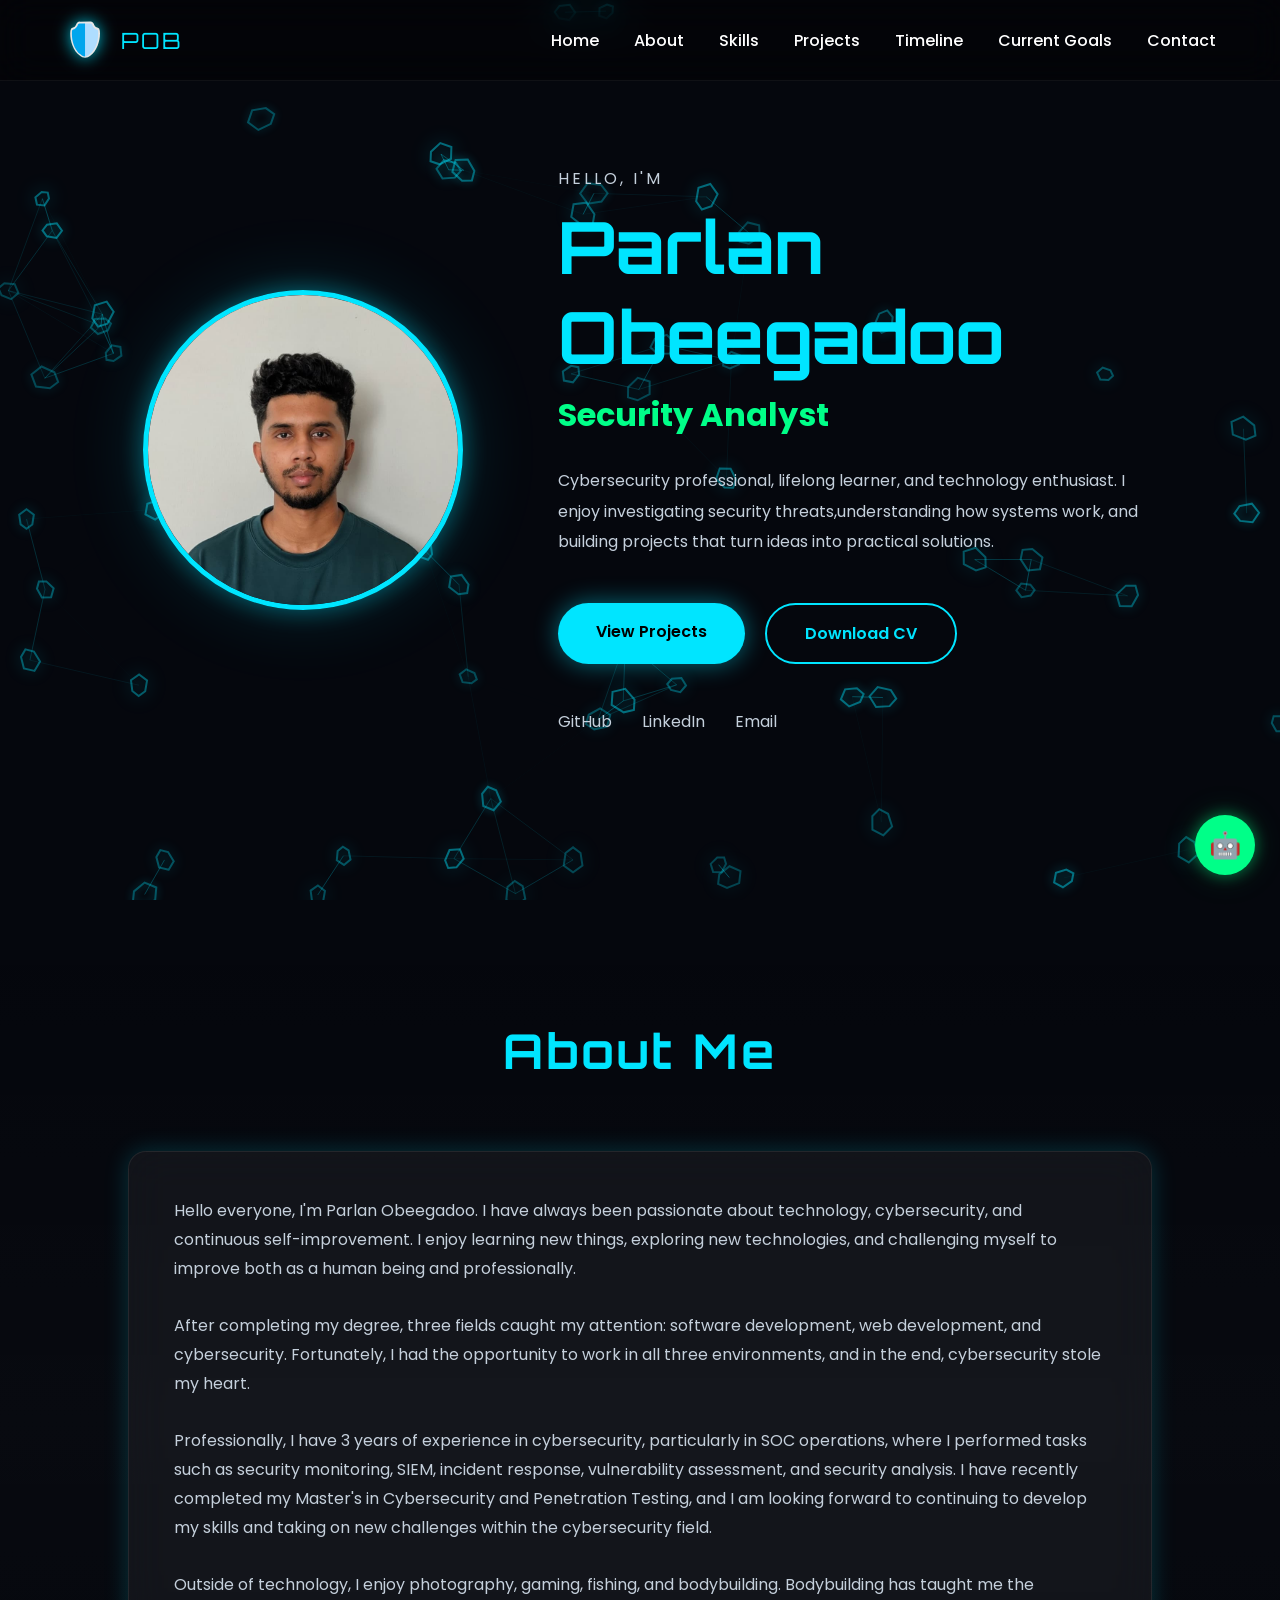
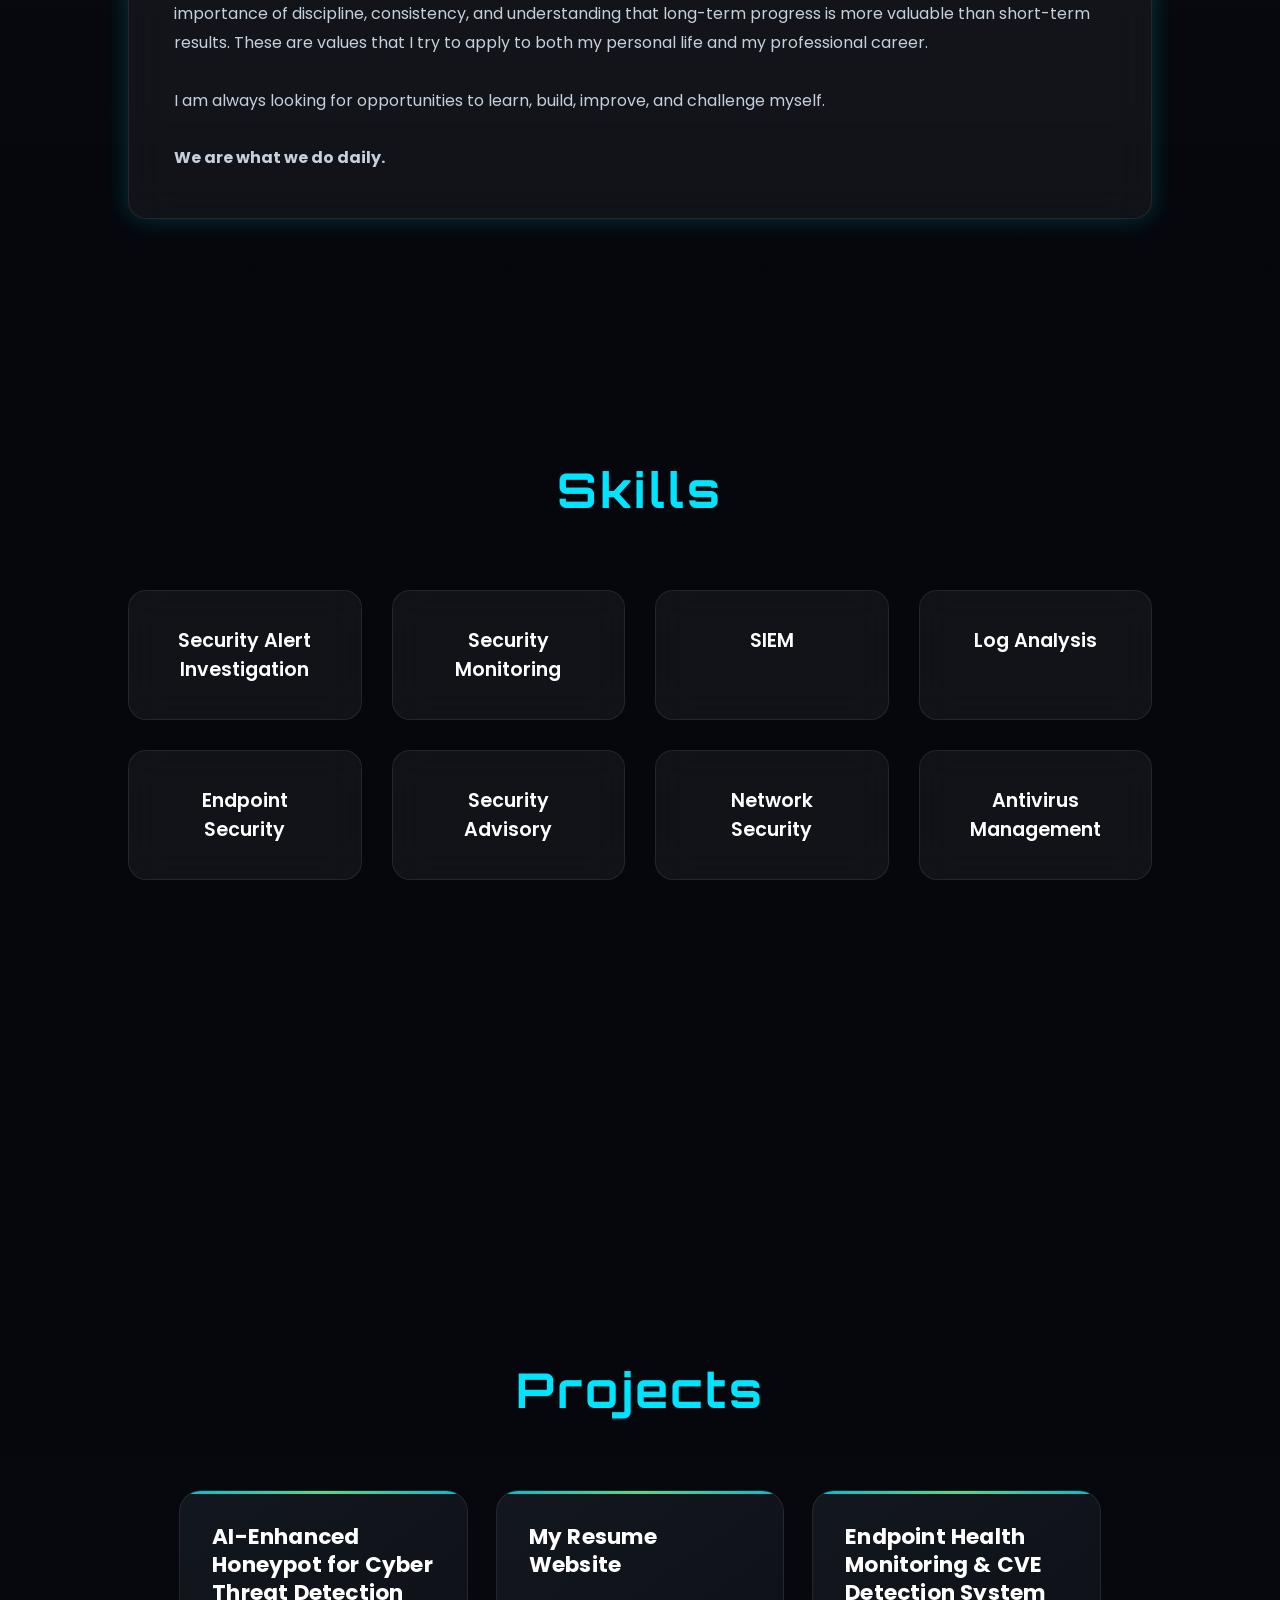
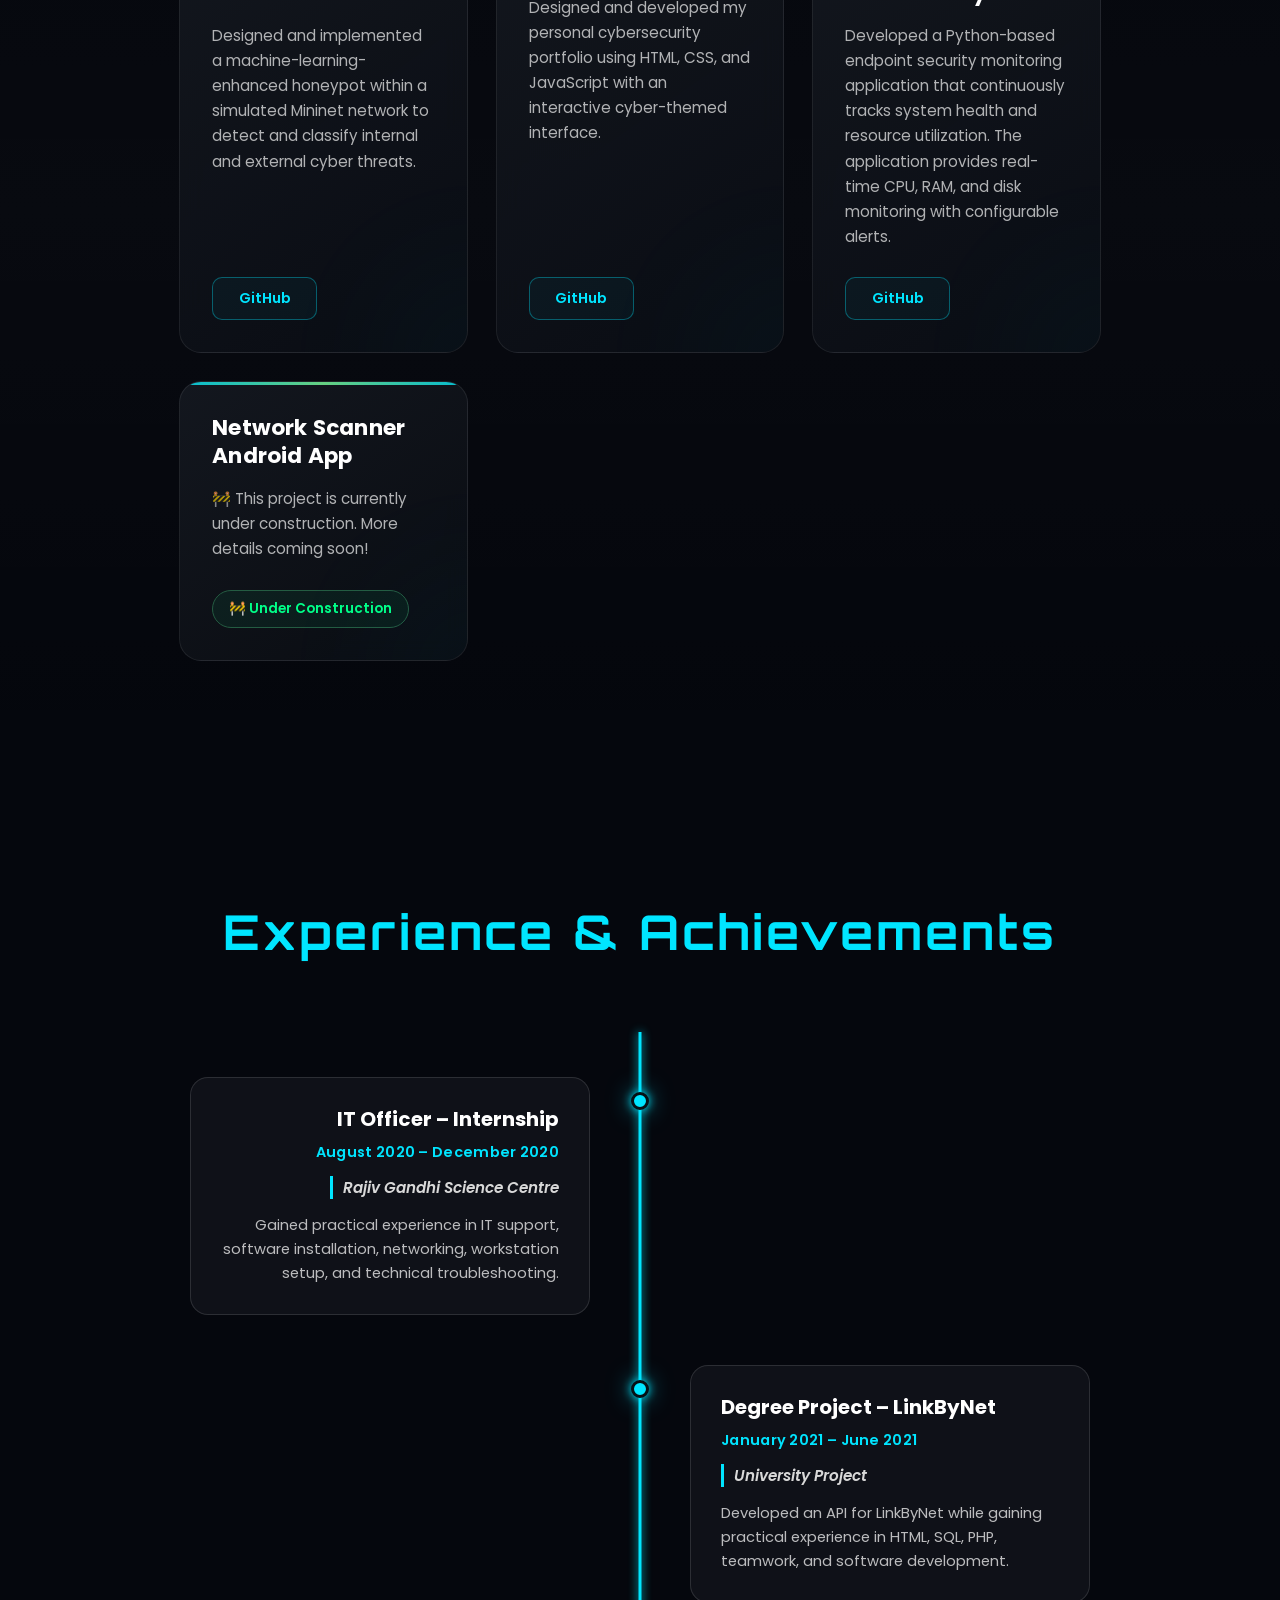
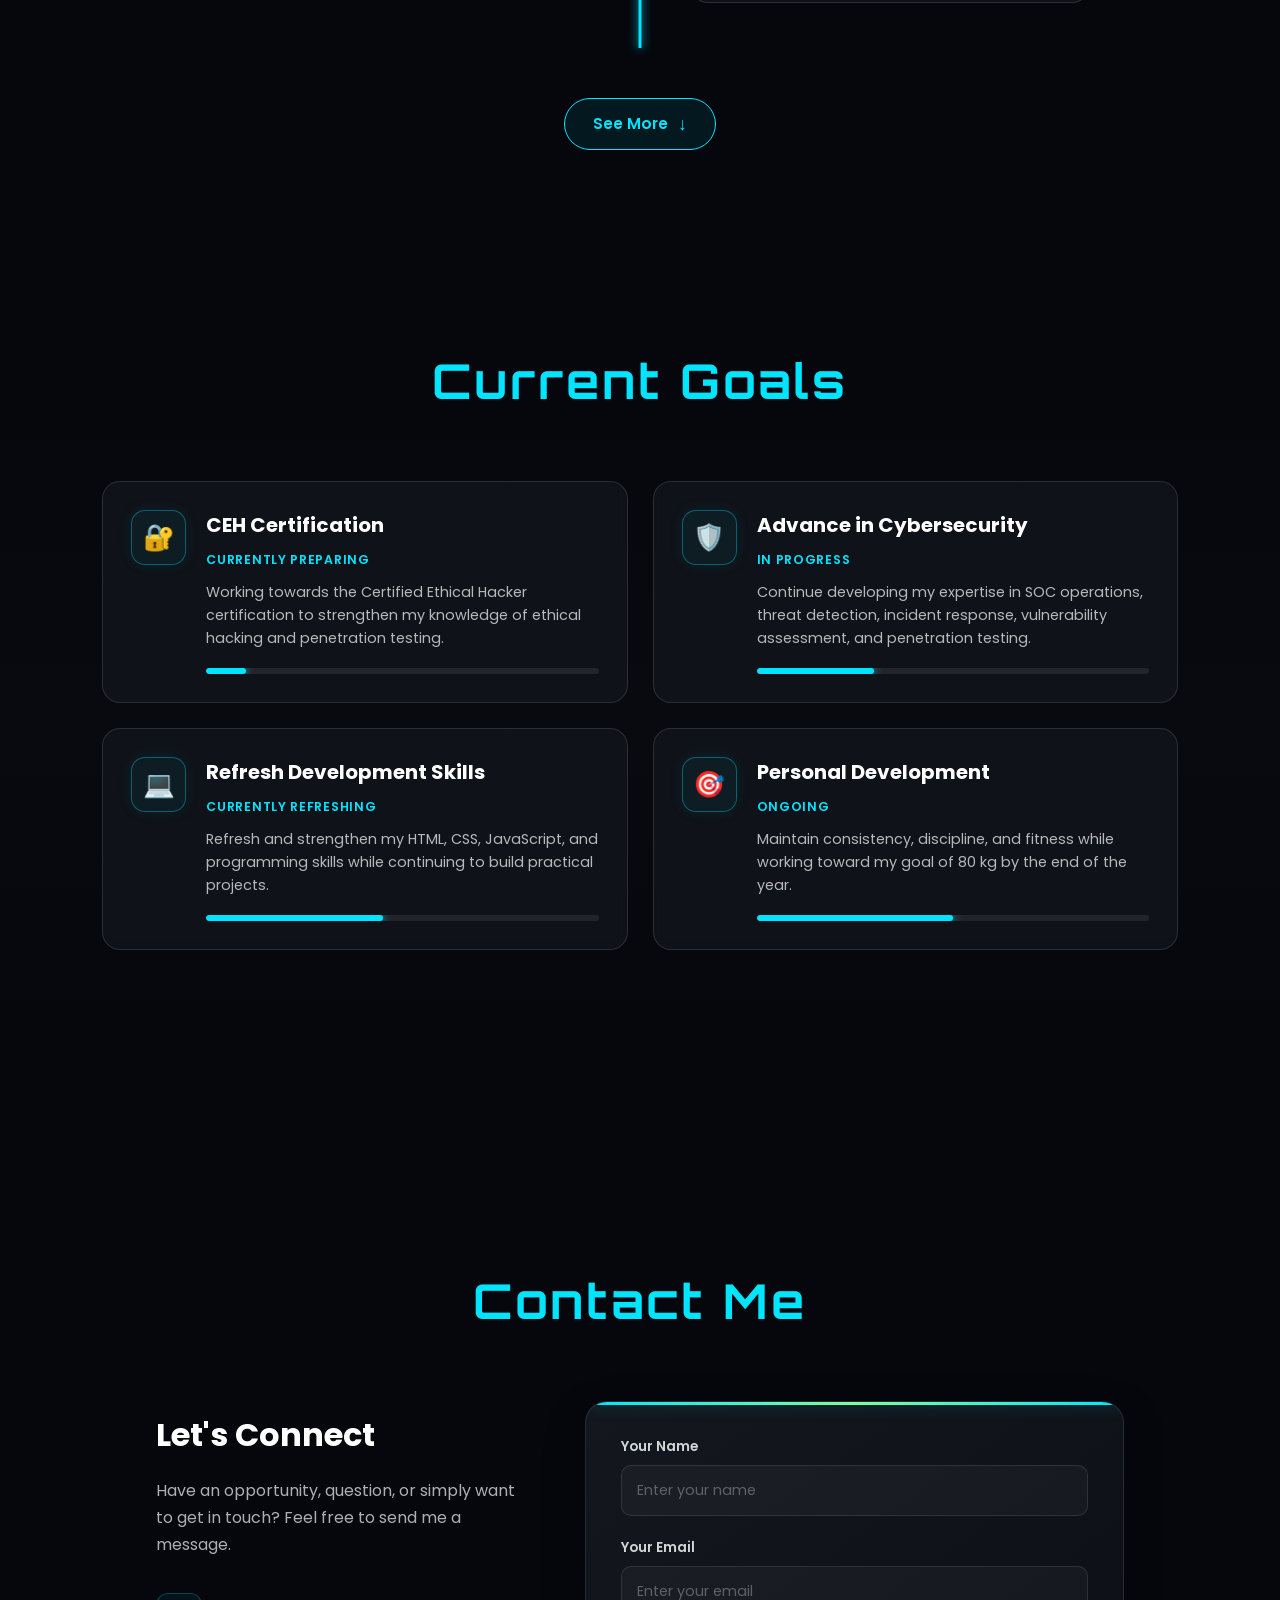
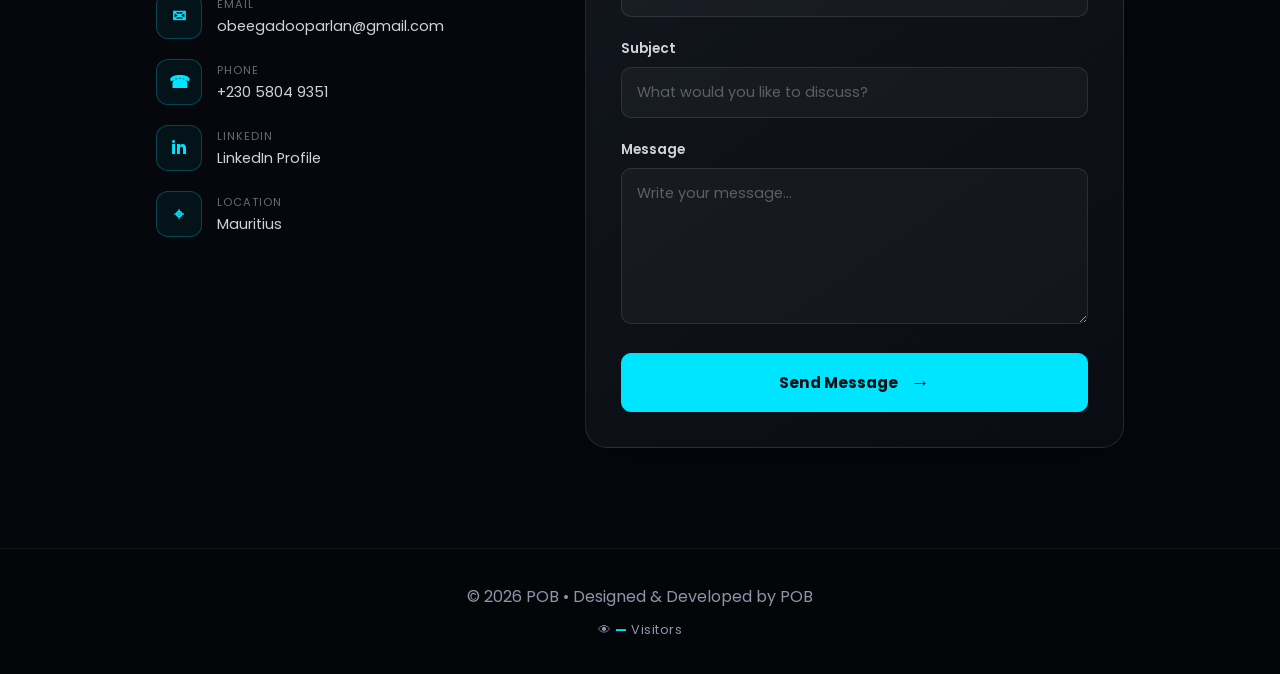
<file: index.html>
<!DOCTYPE html>
<html lang="en">

<head>

    <!-- =========================================
         META
    ========================================== -->

    <meta charset="UTF-8">
    <meta name="viewport" content="width=device-width, initial-scale=1.0">

    <title>POB | Cybersecurity Portfolio</title>

    <link rel="icon" type="image/svg+xml" href="assets/images/favicon.svg">

    <meta name="description"
        content="Cybersecurity Student | Developer | Portfolio">

    <meta name="author" content="Rylan">

    <!-- =========================================
         GOOGLE FONTS
    ========================================== -->

    <link rel="preconnect" href="https://fonts.googleapis.com">

    <link rel="preconnect"
        href="https://fonts.gstatic.com"
        crossorigin>

    <link href="https://fonts.googleapis.com/css2?family=Orbitron:wght@400;500;600;700&family=Poppins:wght@300;400;500;600;700&display=swap"
        rel="stylesheet">

    <!-- =========================================
         CSS
    ========================================== -->

    <link rel="stylesheet" href="style.css">

</head>

<body>

    <!-- =========================================
         SHIELD BACKGROUND
    ========================================== -->

    <canvas id="background"></canvas>

    <!-- =========================================
         NAVIGATION
    ========================================== -->

    <header>

        <nav class="navbar">

            <div class="logo">

                <span class="shield">

                    <svg xmlns="http://www.w3.org/2000/svg" width="1em" height="1em" viewBox="0 0 32 32"><title xmlns="">shield</title><g fill="none"><path fill="#E6E6E6" d="M12.096 2a2.78 2.78 0 0 0-1.9.694c-.837.75-.724 1.467-1.471 2.521A2.9 2.9 0 0 1 6.833 6.53l-.03.007a2.63 2.63 0 0 0-1.921 2.356c-.65 5.089 1.1 13 5.322 17.331a24.4 24.4 0 0 0 3.749 2.919a6.53 6.53 0 0 0 4.259 0a22.6 22.6 0 0 0 3.77-2.922c4.087-4.192 5.983-12.138 5.322-17.33a2.59 2.59 0 0 0-1.951-2.364a2.9 2.9 0 0 1-1.892-1.315c-.676-.954-.667-1.8-1.471-2.52a2.78 2.78 0 0 0-1.9-.695z"/><path fill="#AEDDFF" d="M20.009 3.5H16l-3.214 12.419L16 28.5c2 0 2-.5 4-2c0 0 6.5-4.5 6-17c0 0 .002-1.25-1-1.5c-2.5-.5-3.5-3.5-3.5-3.5c-.132-.334-.5-1-1.491-1"/><path fill="#00A6ED" d="M12.019 3.5h4.008v25c-2 0-2-.5-4-2c0 0-6.5-4.5-6-17c0 0-.002-1.25 1-1.5c2.5-.5 3.5-3.5 3.5-3.5c.132-.334.5-1 1.492-1"/></g></svg>

                </span>

                <span class="logo-text">

                    POB
                </span>

            </div>

            <ul class="nav-links">

                <li><a href="#home">Home</a></li>

                <li><a href="#about">About</a></li>

                <li><a href="#skills">Skills</a></li>

                <li><a href="#projects">Projects</a></li>

                <li><a href="#timeline">Timeline</a></li>

                 <li><a href="#goals">Current Goals</a></li>

                <li><a href="#contact">Contact</a></li>

            </ul>

        </nav>

    </header>

    <!-- =========================================
         HERO
    ========================================== -->

    <section id="home" class="hero">

        <div class="hero-left">

            <img
                src="assets/images/profile_picture.jpeg"
                alt="Profile Picture"
                class="profile-image">

        </div>

        <div class="hero-right">

            <p class="welcome">

                Hello, I'm

            </p>

            <h1>

                Parlan Obeegadoo

            </h1>

            <h2>

                <span id="typing"></span>

            </h2>

            <p class="hero-description">

                Cybersecurity professional, lifelong learner, and technology enthusiast.

                I enjoy investigating security threats,understanding how systems work, and building projects that turn ideas into practical solutions.

            </p>

            <div class="hero-buttons">

                <a href="#projects" class="btn btn-primary">

                    View Projects

                </a>

                <a href="assets/CV/Obeegadoo_Parlan_CV.pdf"
                    download
                    class="btn btn-outline">

                    Download CV

                </a>

            </div>

            <div class="socials">

                <a href="https://github.com/Parlan2911?tab=repositories" target="_blank">

                    GitHub

                </a>

                <a href="https://www.linkedin.com/in/parlan-obeegadoo-236382232" target="_blank">

                    LinkedIn

                </a>

                <a href="mailto:obeegadooparlan@gmail.com">

                    Email

                </a>

            </div>

        </div>

    </section>

    <!-- =========================================
         ABOUT
    ========================================== -->

    <section id="about">

        <div class="section-title">

            <h2>

                About Me

            </h2>

        </div>

        <div class="glass-card">

            <p>

                Hello everyone, I'm Parlan Obeegadoo. I have always been passionate about technology, cybersecurity,
                and continuous self-improvement. I enjoy learning new things, exploring new technologies, and
                challenging myself to improve both as a human being and professionally. <br><br>

                After completing my degree, three fields caught my attention: software development,
                web development, and cybersecurity. Fortunately, I had the opportunity to work in all
                three environments, and in the end, cybersecurity stole my heart.<br><br>

                Professionally, I have 3 years of experience in cybersecurity, particularly in SOC operations,
                where I performed tasks such as security monitoring, SIEM, incident response, vulnerability
                assessment, and security analysis. I have recently completed my Master's in Cybersecurity and
                Penetration Testing, and I am looking forward to continuing to develop my skills and taking on
                new challenges within the cybersecurity field.<br><br>

                Outside of technology, I enjoy photography, gaming, fishing, and bodybuilding. Bodybuilding
                has taught me the importance of discipline, consistency, and understanding that long-term
                progress is more valuable than short-term results. These are values that I try to apply
                to both my personal life and my professional career.<br><br>

                I am always looking for opportunities to learn, build, improve, and challenge myself.<br><br>

                <strong>We are what we do daily.</strong>

            </p>

        </div>

    </section>

    <!-- =========================================
         SKILLS
    ========================================== -->

    <section id="skills">

        <div class="section-title">

            <h2>

                Skills

            </h2>

        </div>

        <div class="skills-grid">

            <div class="skill-card">

                Security Alert Investigation

            </div>

            <div class="skill-card">

                Security Monitoring

            </div>

            <div class="skill-card">

                SIEM

            </div>

            <div class="skill-card">

                Log Analysis

            </div>

            <div class="skill-card">

                Endpoint Security

            </div>

            <div class="skill-card">

                Security Advisory

            </div>

            <div class="skill-card">

                Network Security

            </div>

            <div class="skill-card">

                Antivirus Management

            </div>

        </div>

    </section>

    <!-- =========================================
         PROJECTS
    ========================================== -->

    <section id="projects">

        <div class="section-title">

            <h2>

                Projects

            </h2>

        </div>

        <div class="projects-grid">

            <article class="project-card">

                <h3>AI-Enhanced Honeypot for Cyber Threat Detection</h3>

                <p>
                    Designed and implemented a machine-learning-enhanced honeypot
                    within a simulated Mininet network to detect and classify internal
                    and external cyber threats.
                </p>

                <div class="project-buttons">
                    <a href="https://github.com/pobeegadoo/AI-Honeypot-Intrusion-Detection-System"
                        target="_blank"
                        rel="noopener noreferrer">
                        GitHub
                    </a>

                </div>

            </article>


            <article class="project-card">

                <h3>My Resume Website</h3>

                <p>
                    Designed and developed my personal cybersecurity portfolio
                    using HTML, CSS, and JavaScript with an interactive
                    cyber-themed interface.
                </p>

                <div class="project-buttons">
                    <a href="https://github.com/pobeegadoo/pobeegadoo.github.io"
                        target="_blank"
                        rel="noopener noreferrer">
                        GitHub
                    </a>


            </article>


            <article class="project-card">

                <h3>Endpoint Health Monitoring & CVE Detection System</h3>

                <p>
                    Developed a Python-based endpoint security monitoring application
                    that continuously tracks system health and resource utilization. The
                    application provides real-time CPU, RAM, and disk monitoring with
                    configurable alerts.
                </p>

                <div class="project-buttons">
                    <a href="https://github.com/bhQvSh/Endpoint-Sentinel"
                        target="_blank"
                        rel="noopener noreferrer">
                        GitHub
                    </a>


            </article>


            <article class="project-card">

                <h3>Network Scanner Android App</h3>

                <p>
                    🚧 This project is currently under construction.
                    More details coming soon!
                </p>

                <div class="project-buttons">
                    <span class="project-status">🚧 Under Construction</span>
                </div>

            </article>

        </div>

    </section>

    <!-- =========================================
         TIMELINE
    ========================================== -->

    <section class="timeline-section" id="timeline">

        <div class="section-title">
            <h2>Experience & Achievements</h2>
        </div>

        <div class="timeline">

            <!-- 2020 -->
            <div class="timeline-item">

                <div class="timeline-content">

                    <h3>IT Officer – Internship</h3>

                    <span class="timeline-date">
                        August 2020 – December 2020
                    </span>

                    <div class="timeline-company">
                        Rajiv Gandhi Science Centre
                    </div>

                    <p>
                        Gained practical experience in IT support, software
                        installation, networking, workstation setup, and
                        technical troubleshooting.
                    </p>

                </div>

                <div class="timeline-dot"></div>

            </div>


            <!-- 2021 -->
            <div class="timeline-item">

                <div class="timeline-content">

                    <h3>Degree Project – LinkByNet</h3>

                    <span class="timeline-date">
                        January 2021 – June 2021
                    </span>

                    <div class="timeline-company">
                        University Project
                    </div>

                    <p>
                        Developed an API for LinkByNet while gaining practical
                        experience in HTML, SQL, PHP, teamwork, and software
                        development.
                    </p>

                </div>

                <div class="timeline-dot"></div>

            </div>


            <!-- 2021 -->
            <div class="timeline-item">

                <div class="timeline-content">

                    <h3>Web Developer Trainee</h3>

                    <span class="timeline-date">
                        October 2021 – December 2021
                    </span>

                    <div class="timeline-company">
                        Linkeo
                    </div>

                    <p>
                        Developed 15+ responsive websites for clients using
                        HTML, CSS, and JavaScript while collaborating with
                        team members to deliver projects within deadlines.
                    </p>

                </div>

                <div class="timeline-dot"></div>

            </div>


            <!-- 2021–2022 -->
            <div class="timeline-item">

                <div class="timeline-content">

                    <h3>Software Developer Trainee</h3>

                    <span class="timeline-date">
                        October 2021 – December 2022
                    </span>

                    <div class="timeline-company">
                        Rogers Capital Technology
                    </div>

                    <p>
                        Developed responsive web pages, maintained databases,
                        improved internal applications, delivered training,
                        and supported business processes.
                    </p>

                </div>

                <div class="timeline-dot"></div>

            </div>


            <!-- 2023–2026 -->
            <div class="timeline-item">

                <div class="timeline-content">

                    <h3>Security Analyst / SOC Analyst</h3>

                    <span class="timeline-date">
                        January 2023 – January 2026
                    </span>

                    <div class="timeline-company">
                        Accenture Mauritius
                    </div>

                    <p>
                        Monitored and investigated security alerts, conducted
                        vulnerability assessments, performed incident response,
                        and worked with enterprise security solutions.
                    </p>

                </div>

                <div class="timeline-dot"></div>

            </div>


            <!-- 2023–2026 -->
            <div class="timeline-item">

                <div class="timeline-content">

                    <h3>Master's in Cybersecurity</h3>

                    <span class="timeline-date">
                        2023 – 2026
                    </span>

                    <div class="timeline-company">
                        Cybersecurity & Penetration Testing
                    </div>

                    <p>
                        Specialized in cybersecurity operations, penetration
                        testing, digital forensics, threat detection, and
                        security automation.
                    </p>

                </div>

                <div class="timeline-dot"></div>

            </div>


            <!-- 2024 -->
            <div class="timeline-item">

                <div class="timeline-content">

                    <h3>Research Paper Published</h3>

                    <span class="timeline-date">
                        2024
                    </span>

                    <div class="timeline-company">
                        Nextcomp Conference 2024
                    </div>

                    <p>
                        Published research on the effective detection of
                        fileless malware through comparative analysis of
                        malware detection techniques.
                    </p>

                </div>

                <div class="timeline-dot"></div>

            </div>


            <!-- 2026 -->
            <div class="timeline-item">

                <div class="timeline-content">

                    <h3>Best Student Award</h3>

                    <span class="timeline-date">
                        2026
                    </span>

                    <div class="timeline-company">
                        Master's in Cybersecurity & Penetration Testing
                    </div>

                    <p>
                        Awarded Best Student for outstanding academic
                        performance during my Master's program.
                    </p>

                </div>

                <div class="timeline-dot"></div>

            </div>

        </div>

        <!-- SEE MORE BUTTON -->
              <div class="timeline-toggle">
                  <button id="timelineToggle" type="button">
                      See More
                      <span>↓</span>
                  </button>
              </div>

    </section>

    <!-- ================================================== -->
    <!-- CURRENT GOALS -->
    <!-- ================================================== -->

    <section class="goals-section" id="goals">

        <div class="section-title">
            <h2>Current Goals</h2>
        </div>

        <div class="goals-container">

            <!-- CEH -->
            <div class="goal-card">

                <div class="goal-icon">
                    🔐
                </div>

                <div class="goal-info">

                    <h3>CEH Certification</h3>

                    <span class="goal-status">
                        Currently Preparing
                    </span>

                    <p>
                        Working towards the Certified Ethical Hacker
                        certification to strengthen my knowledge of
                        ethical hacking and penetration testing.
                    </p>

                    <div class="goal-progress">
                        <div class="goal-progress-bar ceh-progress"></div>
                    </div>

                </div>

            </div>


            <!-- CYBERSECURITY -->
            <div class="goal-card">

                <div class="goal-icon">
                    🛡️
                </div>

                <div class="goal-info">

                    <h3>Advance in Cybersecurity</h3>

                    <span class="goal-status">
                        In Progress
                    </span>

                    <p>
                        Continue developing my expertise in SOC operations,
                        threat detection, incident response, vulnerability
                        assessment, and penetration testing.
                    </p>

                    <div class="goal-progress">
                        <div class="goal-progress-bar cyber-progress"></div>
                    </div>

                </div>

            </div>


            <!-- DEVELOPMENT -->
            <div class="goal-card">

                <div class="goal-icon">
                    💻
                </div>

                <div class="goal-info">

                    <h3>Refresh Development Skills</h3>

                    <span class="goal-status">
                        Currently Refreshing
                    </span>

                    <p>
                        Refresh and strengthen my HTML, CSS, JavaScript,
                        and programming skills while continuing to build
                        practical projects.
                    </p>

                    <div class="goal-progress">
                        <div class="goal-progress-bar development-progress"></div>
                    </div>

                </div>

            </div>


            <!-- PERSONAL DEVELOPMENT -->
            <div class="goal-card">

                <div class="goal-icon">
                    🎯
                </div>

                <div class="goal-info">

                    <h3>Personal Development</h3>

                    <span class="goal-status">
                        Ongoing
                    </span>

                    <p>
                        Maintain consistency, discipline, and fitness
                        while working toward my goal of 80 kg by the end of the year.
                    </p>

                    <div class="goal-progress">
                        <div class="goal-progress-bar personal-progress"></div>
                    </div>

                </div>

            </div>

        </div>

    </section>

    <!-- =========================================
         CONTACT
    ========================================== -->

    <section id="contact">

        <div class="section-title">

            <h2>Contact Me</h2>

        </div>


        <div class="contact-container">


            <!-- =====================================
                 CONTACT INFORMATION
            ====================================== -->

            <div class="contact-intro">

                <h3>Let's Connect</h3>

                <p>
                    Have an opportunity, question, or simply want to
                    get in touch? Feel free to send me a message.
                </p>


                <div class="contact-details">


                    <!-- EMAIL -->

                    <div class="contact-detail">

                        <div class="contact-detail-icon">
                            ✉
                        </div>

                        <div>

                            <small>Email</small>

                            <a href="mailto:obeegadooparlan@gmail.com">
                                obeegadooparlan@gmail.com
                            </a>

                        </div>

                    </div>


                    <!-- PHONE -->

                    <div class="contact-detail">

                        <div class="contact-detail-icon">
                            ☎
                        </div>

                        <div>

                            <small>Phone</small>

                            <span>
                                +230 5804 9351
                            </span>

                        </div>

                    </div>


                    <!-- LINKEDIN -->

                    <div class="contact-detail">

                        <div class="contact-detail-icon">
                            in
                        </div>

                        <div>

                            <small>LinkedIn</small>

                            <a
                                href="https://www.linkedin.com/in/parlan-obeegadoo-236382232/"
                                target="_blank"
                                rel="noopener noreferrer"
                            >
                                LinkedIn Profile
                            </a>

                        </div>

                    </div>


                    <!-- LOCATION -->

                    <div class="contact-detail">

                        <div class="contact-detail-icon">
                            ⌖
                        </div>

                        <div>

                            <small>Location</small>

                            <span>
                                Mauritius
                            </span>

                        </div>

                    </div>


                </div>

            </div>



            <!-- =====================================
                 CONTACT FORM
            ====================================== -->

            <div class="contact-form-wrapper">


                <!-- SUCCESS MESSAGE -->

                <div
                    class="form-success"
                    id="form-success"
                >

                    <span>✓</span>

                    <div>

                        <strong>
                            Message sent successfully!
                        </strong>

                        <p>
                            Thank you for getting in touch.
                            I'll get back to you soon.
                        </p>

                    </div>

                </div>


                <!-- ERROR MESSAGE -->

                <div
                    class="form-error"
                    id="form-error"
                >
                    Something went wrong.
                    Please try again.
                </div>



                <!-- FORM -->

                <form
                    class="contact-form"
                    id="contact-form"
                >


                    <!-- NAME -->

                    <div class="form-group">

                        <label for="name">
                            Your Name
                        </label>

                        <input
                            type="text"
                            id="name"
                            name="name"
                            placeholder="Enter your name"
                            autocomplete="name"
                            required
                        >

                    </div>



                    <!-- EMAIL -->

                    <div class="form-group">

                        <label for="email">
                            Your Email
                        </label>

                        <input
                            type="email"
                            id="email"
                            name="email"
                            placeholder="Enter your email"
                            autocomplete="email"
                            required
                        >

                    </div>



                    <!-- SUBJECT -->

                    <div class="form-group">

                        <label for="subject">
                            Subject
                        </label>

                        <input
                            type="text"
                            id="subject"
                            name="subject"
                            placeholder="What would you like to discuss?"
                        >

                    </div>



                    <!-- MESSAGE -->

                    <div class="form-group">

                        <label for="message">
                            Message
                        </label>

                        <textarea
                            id="message"
                            name="message"
                            rows="6"
                            placeholder="Write your message..."
                            required
                        ></textarea>

                    </div>



                    <!-- HONEYPOT -->
                    <!-- Helps reduce simple spam submissions -->

                    <input
                        type="text"
                        name="_gotcha"
                        tabindex="-1"
                        autocomplete="off"
                        class="form-honeypot"
                    >


                    <!-- SUBMIT -->

                    <button
                        type="submit"
                        class="contact-submit"
                        id="contact-submit"
                    >

                        <span class="button-text">
                            Send Message
                        </span>

                        <span class="button-arrow">
                            →
                        </span>

                    </button>


                </form>

            </div>

        </div>

    </section>

    <!-- =========================================
         FOOTER
    ========================================== -->

    <footer>

        <p>

            © 2026 POB

            •

            Designed & Developed by POB

        </p>

        <div class="visitor-counter">
            👁 <span id="visitor-count">Loading...</span> Visitors
        </div>

    </footer>

    <!-- =========================================
         JAVASCRIPT
    ========================================== -->

    <button id="backToTop" aria-label="Back to top">↑</button>

    <script src="script.js"></script>

    <!-- =========================================
         POBot CHATBOT
    ========================================== -->

    <div class="chatbot">

        <!-- Chatbot Toggle -->
        <button
            class="chatbot-toggle"
            id="chatbotToggle"
            type="button"
            aria-label="Open POB chatbot"
            title="Talk to POB"
        >
            🤖
        </button>


        <!-- Chatbot Window -->
        <div class="chatbot-window" id="chatbotWindow">

            <!-- Header -->
            <div class="chatbot-header">

                <div class="chatbot-title">
                    <strong>🤖 POBot</strong>
                    <span>(Online)</span>
                </div>

                <button
                    id="chatbotClose"
                    type="button"
                    aria-label="Close POB chatbot"
                >
                    ×
                </button>

            </div>


            <!-- Messages -->
            <div
                class="chatbot-messages"
                id="chatbotMessages"
            >

                <div class="bot-message">

                    🔓 <strong>UNAUTHORIZED USER DETECTED</strong>

                    <br><br>

                    ...just kidding 😂

                    <br><br>

                    Hey! I'm <strong>POBot</strong>, Parlan's digital
                    sidekick. 🤖

                    <br><br>

                    I've been told not to reveal all his secrets... 👀

                    <br><br>

                    What do you wanna know?

                </div>

            </div>


            <!-- Quick Questions -->
            <div class="chatbot-buttons">

                <button onclick="botQuestion('who')">
                    👀 Who's Parlan?
                </button>

                <button onclick="botQuestion('skills')">
                    🧠 What's he good at?
                </button>

                <button onclick="botQuestion('experience')">
                    💼 Where's he worked?
                </button>

                <button onclick="botQuestion('education')">
                    🎓 Nerd stuff?
                </button>

                <button onclick="botQuestion('hire')">
                    🤔 Hire this guy?
                </button>

                <button onclick="botQuestion('joke')">
                    😂 Tell me a joke
                </button>

                <button onclick="botQuestion('games')">
                    🎮 What games does he play?
                </button>

                <button onclick="botQuestion('hobbies')">
                    🏄 What hobbies does this guy have?
                </button>

                <button onclick="botQuestion('roast')">
                    😈 Can POB roast Parlan?
                </button>

                <button onclick="botQuestion('secret')">
                    🤫 What's his secret?
                </button>

                <button onclick="botQuestion('boss')">
                    🤖 Who's really in charge?
                </button>

                <button onclick="botQuestion('grass')">
                    💻 Does he touch grass?
                </button>

            </div>

        </div>

    </div>

</body>

</html>
</file>
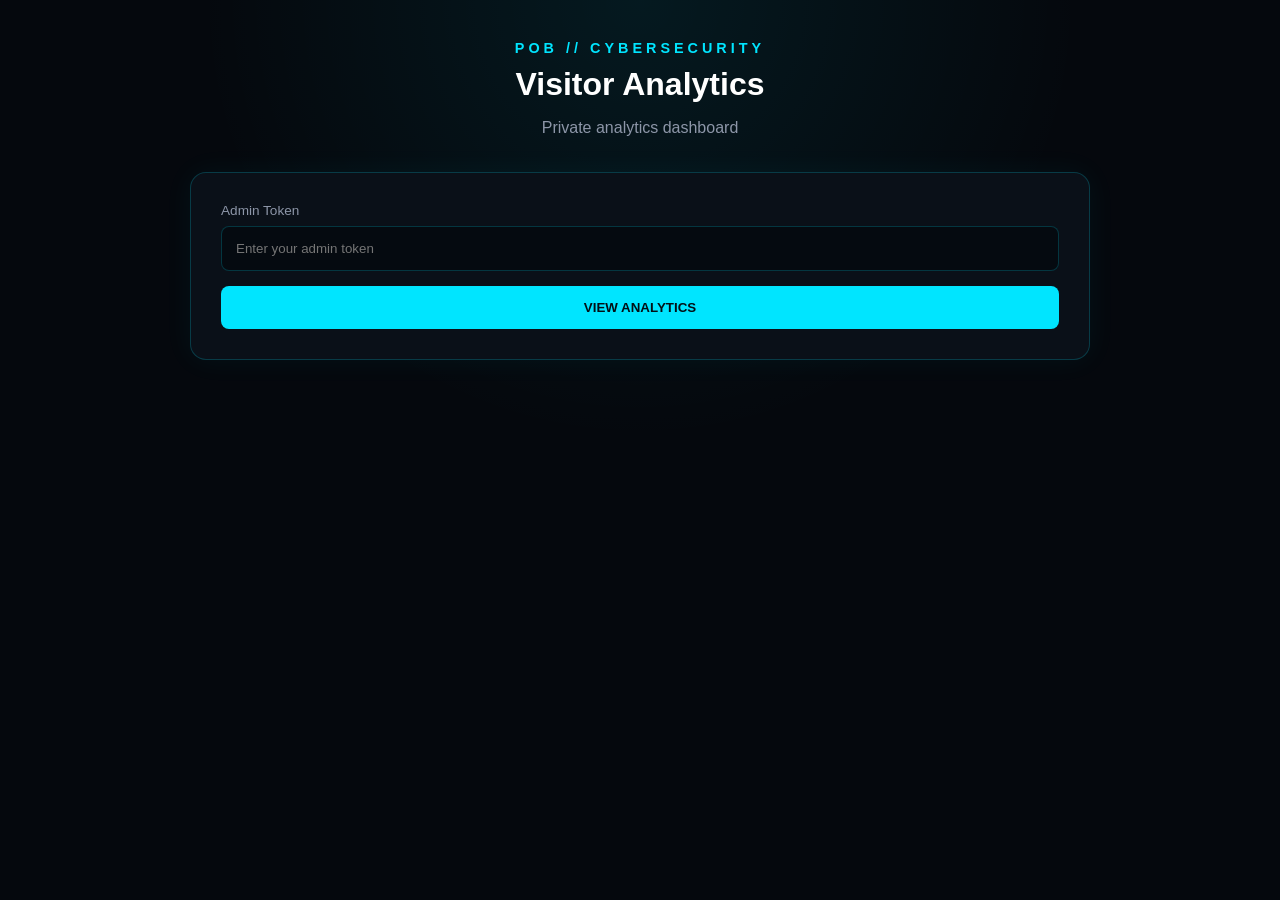
<file: admin.html>
<!DOCTYPE html>
<html lang="en">

<head>

    <meta charset="UTF-8">

    <meta
        name="viewport"
        content="width=device-width, initial-scale=1.0"
    >

    <title>POB | Visitor Analytics</title>


    <style>

        :root {

            --cyan: #00e5ff;
            --green: #00ff88;
            --bg: #05080d;
            --card: #0a1018;
            --text: #ffffff;
            --muted: #8d96a8;
            --border: rgba(0, 229, 255, 0.2);

        }


        * {

            box-sizing: border-box;

        }


        body {

            margin: 0;

            min-height: 100vh;

            background:

                radial-gradient(
                    circle at top,
                    rgba(0, 229, 255, 0.08),
                    transparent 40%
                ),

                var(--bg);

            color: var(--text);

            font-family:
                Arial,
                Helvetica,
                sans-serif;

            padding: 40px 20px;

        }


        .container {

            width: min(900px, 100%);

            margin: auto;

        }


        header {

            text-align: center;

            margin-bottom: 35px;

        }


        .logo {

            color: var(--cyan);

            font-weight: 800;

            letter-spacing: 4px;

            font-size: 0.9rem;

        }


        h1 {

            margin: 10px 0;

            font-size: 2rem;

        }


        .subtitle {

            color: var(--muted);

        }


        /* =========================================
           LOGIN
        ========================================= */

        .login-card,
        .dashboard {

            background: var(--card);

            border: 1px solid var(--border);

            border-radius: 16px;

            padding: 30px;

            box-shadow:
                0 0 30px rgba(0, 229, 255, 0.05);

        }


        label {

            display: block;

            margin-bottom: 8px;

            color: var(--muted);

            font-size: 0.85rem;

        }


        input {

            width: 100%;

            padding: 14px;

            border-radius: 8px;

            border: 1px solid var(--border);

            background: #050a10;

            color: white;

            outline: none;

            margin-bottom: 15px;

        }


        input:focus {

            border-color: var(--cyan);

        }


        button {

            width: 100%;

            padding: 14px;

            border: none;

            border-radius: 8px;

            background: var(--cyan);

            color: #031016;

            font-weight: 800;

            cursor: pointer;

        }


        button:hover {

            filter: brightness(1.1);

        }


        .error {

            display: none;

            margin-top: 15px;

            color: #ff7777;

            font-size: 0.85rem;

        }


        /* =========================================
           DASHBOARD
        ========================================= */

        .dashboard {

            display: none;

        }


        .dashboard-header {

            display: flex;

            justify-content: space-between;

            align-items: center;

            gap: 20px;

            margin-bottom: 25px;

        }


        .dashboard-header h2 {

            margin: 0;

        }


        .logout {

            width: auto;

            padding: 9px 15px;

            background: transparent;

            border: 1px solid var(--border);

            color: var(--cyan);

        }


        .stats {

            display: grid;

            grid-template-columns:
                repeat(2, 1fr);

            gap: 20px;

            margin-bottom: 25px;

        }


        .stat-card {

            padding: 25px;

            border-radius: 12px;

            background: #070d14;

            border: 1px solid var(--border);

        }


        .stat-title {

            color: var(--muted);

            font-size: 0.8rem;

            margin-bottom: 8px;

        }


        .stat-value {

            color: var(--cyan);

            font-size: 2rem;

            font-weight: 800;

        }


        .section {

            margin-top: 25px;

        }


        .section h3 {

            color: var(--cyan);

            margin-bottom: 15px;

        }


        /* =========================================
           COUNTRIES
        ========================================= */

        .country {

            display: flex;

            justify-content: space-between;

            align-items: center;

            padding: 12px 0;

            border-bottom:
                1px solid
                rgba(255,255,255,0.05);

        }


        .country-count {

            color: var(--green);

            font-weight: 700;

        }


        /* =========================================
           VISITORS
        ========================================= */

        .visitor {

            padding: 16px 0;

            border-bottom:
                1px solid
                rgba(255,255,255,0.05);

        }


        .visitor-main {

            display: flex;

            justify-content: space-between;

            align-items: flex-start;

            gap: 15px;

        }


        .visitor-location {

            font-weight: 700;

            line-height: 1.5;

        }


        .visitor-details {

            margin-top: 6px;

            color: var(--muted);

            font-size: 0.8rem;

            line-height: 1.6;

        }


        /* =========================================
           REMOVE BUTTON
        ========================================= */

        .remove-visitor {

            flex-shrink: 0;

            width: auto;

            padding: 7px 11px;

            border-radius: 7px;

            background:
                rgba(255, 70, 70, 0.08);

            border:
                1px solid
                rgba(255, 70, 70, 0.3);

            color: #ff7777;

            font-size: 0.75rem;

            font-weight: 700;

            transition:
                background 0.2s ease,
                border-color 0.2s ease;

        }


        .remove-visitor:hover {

            background:
                rgba(255, 70, 70, 0.18);

            border-color:
                rgba(255, 70, 70, 0.6);

            filter: none;

        }


        .remove-visitor:disabled {

            opacity: 0.5;

            cursor: wait;

        }


        .loading {

            color: var(--muted);

            text-align: center;

            padding: 20px;

        }


        /* =========================================
           MOBILE
        ========================================= */

        @media (max-width: 600px) {

            .stats {

                grid-template-columns: 1fr;

            }


            .dashboard-header {

                align-items: flex-start;

                flex-direction: column;

            }


            .logout {

                width: 100%;

            }


            .visitor-main {

                flex-direction: column;

            }


            .remove-visitor {

                width: auto;

                align-self: flex-start;

            }

        }

    </style>

</head>


<body>


<div class="container">


    <header>

        <div class="logo">

            POB // CYBERSECURITY

        </div>


        <h1>

            Visitor Analytics

        </h1>


        <p class="subtitle">

            Private analytics dashboard

        </p>

    </header>



    <!-- =========================================
         TOKEN ENTRY
    ========================================== -->

    <div
        id="login-card"
        class="login-card"
    >

        <label for="admin-token">

            Admin Token

        </label>


        <input
            type="password"
            id="admin-token"
            placeholder="Enter your admin token"
            autocomplete="off"
        >


        <button
            onclick="loadAnalytics()"
        >

            VIEW ANALYTICS

        </button>


        <div
            id="error"
            class="error"
        >

            Invalid token or unable to retrieve analytics.

        </div>

    </div>



    <!-- =========================================
         DASHBOARD
    ========================================== -->

    <div
        id="dashboard"
        class="dashboard"
    >


        <div class="dashboard-header">

            <h2>

                📊 POB Analytics

            </h2>


            <button
                class="logout"
                onclick="logout()"
            >

                Logout

            </button>

        </div>



        <!-- =========================================
             STATS
        ========================================== -->

        <div class="stats">


            <div class="stat-card">

                <div class="stat-title">

                    UNIQUE VISITORS

                </div>


                <div
                    id="total-visitors"
                    class="stat-value"
                >

                    —

                </div>

            </div>



            <div class="stat-card">

                <div class="stat-title">

                    COUNTRIES

                </div>


                <div
                    id="total-countries"
                    class="stat-value"
                >

                    —

                </div>

            </div>


        </div>



        <!-- =========================================
             COUNTRIES
        ========================================== -->

        <div class="section">

            <h3>

                🌍 Visitors by Country

            </h3>


            <div id="countries">

                <div class="loading">

                    Loading...

                </div>

            </div>

        </div>



        <!-- =========================================
             VISITORS
        ========================================== -->

        <div class="section">

            <h3>

                📍 Visitor Locations

            </h3>


            <div id="visitors">

                <div class="loading">

                    Loading...

                </div>

            </div>

        </div>


    </div>


</div>



<script>


const WORKER_URL =
    "https://pob-visitor-counter.obeegadooparlan.workers.dev";



/* =========================================
   LOAD ANALYTICS
========================================= */

async function loadAnalytics() {

    const token =
        document
            .getElementById(
                "admin-token"
            )
            .value
            .trim();


    if (!token) {

        showError(
            "Please enter your admin token."
        );

        return;

    }


    try {

        const response =
            await fetch(

                `${WORKER_URL}/admin`,

                {

                    method: "GET",

                    headers: {

                        "X-Admin-Token":
                            token

                    }

                }

            );


        if (!response.ok) {

            throw new Error(
                "Unauthorized"
            );

        }


        const data =
            await response.json();


        // Keep token only in memory.

        window.adminToken =
            token;


        displayAnalytics(
            data
        );


    } catch (error) {

        console.error(
            error
        );


        showError(
            "Invalid token or unable to retrieve analytics."
        );

    }

}



/* =========================================
   DISPLAY ANALYTICS
========================================= */

function displayAnalytics(
    data
) {

    document
        .getElementById(
            "login-card"
        )
        .style.display =
            "none";


    document
        .getElementById(
            "dashboard"
        )
        .style.display =
            "block";


    document
        .getElementById(
            "total-visitors"
        )
        .textContent =

            Number(
                data.total || 0
            )
            .toLocaleString();


    const countries =
        data.countries || {};


    document
        .getElementById(
            "total-countries"
        )
        .textContent =

            Object
                .keys(countries)
                .length;


    displayCountries(
        countries
    );


    displayVisitors(
        data.visitors || []
    );

}



/* =========================================
   DISPLAY COUNTRIES
========================================= */

function displayCountries(
    countries
) {

    const container =
        document
            .getElementById(
                "countries"
            );


    container.innerHTML =
        "";


    const entries =

        Object
            .entries(countries)
            .sort(
                (a, b) =>
                    b[1] - a[1]
            );


    if (!entries.length) {

        container.innerHTML =

            `<div class="loading">
                No location data yet.
             </div>`;

        return;

    }


    entries.forEach(
        ([country, count]) => {

            const row =
                document
                    .createElement(
                        "div"
                    );


            row.className =
                "country";


            row.innerHTML = `

                <span>
                    ${escapeHTML(country)}
                </span>

                <span class="country-count">
                    ${count}
                </span>

            `;


            container.appendChild(
                row
            );

        }
    );

}



/* =========================================
   DISPLAY VISITORS
   NEWEST FIRST
========================================= */

function displayVisitors(
    visitors
) {

    const container =
        document
            .getElementById(
                "visitors"
            );


    container.innerHTML =
        "";


    if (!visitors.length) {

        container.innerHTML =

            `<div class="loading">
                No visitor location data yet.
             </div>`;

        return;

    }


    /*
        Sort by visitedAt.

        Newest visitor = first.

        We use timestamps rather than
        relying on KV list order.
    */

    visitors
        .slice()
        .sort(
            (a, b) => {

                const timeA =
                    Date.parse(
                        a.visitedAt || ""
                    ) || 0;


                const timeB =
                    Date.parse(
                        b.visitedAt || ""
                    ) || 0;


                return timeB - timeA;

            }
        )
        .forEach(
            visitor => {

                const item =
                    document
                        .createElement(
                            "div"
                        );


                item.className =
                    "visitor";


                const city =
                    visitor.city ||
                    "Unknown city";


                const country =
                    visitor.country ||
                    "Unknown country";


                const region =
                    visitor.region ||
                    "Unknown region";


                const timezone =
                    visitor.timezone ||
                    "Unknown timezone";


                const date =
                    visitor.visitedAt

                        ? new Date(
                            visitor.visitedAt
                        ).toLocaleString()

                        : "Unknown date";


                /*
                    Visitor ID is added by the Worker
                    specifically for the protected
                    admin page.
                */

                const visitorId =
                    visitor.id || "";


                item.innerHTML = `

                    <div class="visitor-main">

                        <div>

                            <div class="visitor-location">

                                📍
                                ${escapeHTML(city)},
                                ${escapeHTML(country)}

                            </div>


                            <div class="visitor-details">

                                Region:
                                ${escapeHTML(region)}

                                <br>

                                Timezone:
                                ${escapeHTML(timezone)}

                                <br>

                                Visited:
                                ${escapeHTML(date)}

                            </div>

                        </div>


                        <button
                            class="remove-visitor"
                            type="button"
                            onclick="removeVisitor(this, '${escapeJS(visitorId)}')"
                        >

                            🗑 Remove

                        </button>

                    </div>

                `;


                container.appendChild(
                    item
                );

            }
        );

}



/* =========================================
   REMOVE ONE VISITOR
========================================= */

async function removeVisitor(
    button,
    visitorId
) {

    if (!visitorId) {

        alert(
            "Unable to identify this visitor."
        );

        return;

    }


    const confirmed =
        confirm(

            "Are you sure you want to remove this visitor?\n\n" +

            "This will permanently delete the visitor record " +
            "and decrease the total visitor count by 1."

        );


    if (!confirmed) {

        return;

    }


    const token =
        window.adminToken;


    if (!token) {

        alert(
            "Your admin session has expired. Please log in again."
        );

        logout();

        return;

    }


    try {

        button.disabled =
            true;

        button.textContent =
            "Removing...";


        const response =
            await fetch(

                `${WORKER_URL}/admin/delete?visitorId=${encodeURIComponent(visitorId)}`,

                {

                    method: "POST",

                    headers: {

                        "X-Admin-Token":
                            token

                    }

                }

            );


        const data =
            await response.json();


        if (!response.ok) {

            throw new Error(

                data.error ||
                "Failed to remove visitor"

            );

        }


        /*
            Reload the complete analytics data.

            This automatically updates:
            - total visitors
            - countries
            - visitor records
        */

        await refreshAnalytics();


    } catch (error) {

        console.error(
            "Remove visitor error:",
            error
        );


        alert(
            error.message ||
            "Failed to remove visitor."
        );


        button.disabled =
            false;

        button.textContent =
            "🗑 Remove";

    }

}



/* =========================================
   REFRESH ANALYTICS
========================================= */

async function refreshAnalytics() {

    const token =
        window.adminToken;


    if (!token) {

        return;

    }


    try {

        const response =
            await fetch(

                `${WORKER_URL}/admin`,

                {

                    method: "GET",

                    headers: {

                        "X-Admin-Token":
                            token

                    }

                }

            );


        if (!response.ok) {

            throw new Error(
                "Unable to refresh analytics"
            );

        }


        const data =
            await response.json();


        displayAnalytics(
            data
        );


    } catch (error) {

        console.error(
            error
        );


        alert(
            "Visitor was removed, but the dashboard could not be refreshed."
        );

    }

}



/* =========================================
   LOGOUT
========================================= */

function logout() {

    window.adminToken =
        null;


    document
        .getElementById(
            "dashboard"
        )
        .style.display =
            "none";


    document
        .getElementById(
            "login-card"
        )
        .style.display =
            "block";


    document
        .getElementById(
            "admin-token"
        )
        .value =
            "";


    document
        .getElementById(
            "error"
        )
        .style.display =
            "none";

}



/* =========================================
   ERROR
========================================= */

function showError(
    message
) {

    const error =
        document
            .getElementById(
                "error"
            );


    error.textContent =
        message;


    error.style.display =
        "block";

}



/* =========================================
   BASIC HTML ESCAPING
========================================= */

function escapeHTML(
    value
) {

    return String(value)

        .replace(
            /&/g,
            "&amp;"
        )

        .replace(
            /</g,
            "&lt;"
        )

        .replace(
            />/g,
            "&gt;"
        )

        .replace(
            /"/g,
            "&quot;"
        )

        .replace(
            /'/g,
            "&#039;"
        );

}



/* =========================================
   JAVASCRIPT STRING ESCAPING
========================================= */

function escapeJS(
    value
) {

    return String(value)

        .replace(
            /\\/g,
            "\\\\"
        )

        .replace(
            /'/g,
            "\\'"
        )

        .replace(
            /"/g,
            '\\"'
        )

        .replace(
            /\r/g,
            "\\r"
        )

        .replace(
            /\n/g,
            "\\n"
        );

}



/* =========================================
   ENTER KEY
========================================= */

document
    .getElementById(
        "admin-token"
    )
    .addEventListener(
        "keydown",
        event => {

            if (
                event.key === "Enter"
            ) {

                loadAnalytics();

            }

        }
    );


</script>


</body>

</html>
</file>
<file: style.css>
/*====================================================
    CYBERSHIELD PORTFOLIO
    STYLE.CSS
    PART 1
====================================================*/

/*==============================
    GOOGLE FONTS
==============================*/

@import url('https://fonts.googleapis.com/css2?family=Orbitron:wght@400;500;700&family=Poppins:wght@300;400;500;600;700&display=swap');

/*==============================
    RESET
==============================*/

*{
    margin:0;
    padding:0;
    box-sizing:border-box;
}

html{
    scroll-behavior:smooth;
}

body{

    font-family:'Poppins',sans-serif;

    background:#05070d;

    color:#ffffff;

    overflow-x:hidden;

}

/*==============================
    VARIABLES
==============================*/

:root{

    --background:#05070d;

    --background-light:#0d1320;

    --card:rgba(255,255,255,.05);

    --border:rgba(255,255,255,.08);

    --cyan:#00E5FF;

    --green:#00FF88;

    --white:#ffffff;

    --text:#c5d0dc;

    --shadow:
    0 0 25px rgba(0,229,255,.20);

    --radius:18px;

    --transition:.35s ease;

}

/*==============================
    CANVAS
==============================*/

#background{

    position:fixed;

    inset:0;

    width:100%;

    height:100%;

    z-index:-5;

}

/*==============================
    GLOBAL
==============================*/

section{

    min-height:100vh;

    padding:120px 10%;

}

.section-title{

    text-align:center;

    margin-bottom:70px;

}

.section-title h2{

    font-family:'Orbitron',sans-serif;

    color:var(--cyan);

    font-size:3rem;

    letter-spacing:3px;

}

/*==============================
    NAVBAR
==============================*/

header{

    position:fixed;

    width:100%;

    top:0;

    left:0;

    z-index:1000;

    backdrop-filter:blur(18px);

    background:rgba(0,0,0,.35);

    border-bottom:1px solid rgba(255,255,255,.05);

}

.navbar{

    width:90%;

    height:80px;

    margin:auto;

    display:flex;

    justify-content:space-between;

    align-items:center;

}

/*==============================
    LOGO
==============================*/

.logo{

    display:flex;

    align-items:center;

    gap:15px;

}

.shield {
    width: 42px;
    height: 42px;
    display: flex;
    align-items: center;
    justify-content: center;
    flex-shrink: 0;
    filter: drop-shadow(0 0 8px rgba(0, 229, 255, 0.8));
}

.shield svg {
    width: 100%;
    height: 100%;
    display: block;
}

.logo-text{

    font-family:'Orbitron',sans-serif;

    font-size:1.4rem;

    color:var(--cyan);

    letter-spacing:2px;

}

/*==============================
    NAV LINKS
==============================*/

.nav-links{

    display:flex;

    gap:35px;

    list-style:none;

}

.nav-links a{

    text-decoration:none;

    color:white;

    font-weight:500;

    position:relative;

    transition:var(--transition);

}

.nav-links a::after{

    content:"";

    position:absolute;

    bottom:-6px;

    left:0;

    width:0;

    height:2px;

    background:var(--cyan);

    transition:.3s;

}

.nav-links a:hover{

    color:var(--cyan);

}

.nav-links a:hover::after{

    width:100%;

}

/*==============================
    HERO
==============================*/

.hero{

    display:grid;

    grid-template-columns:350px 1fr;

    align-items:center;

    gap:80px;

}

.hero-left{

    display:flex;

    justify-content:center;

}

.profile-image{

    width:320px;

    height:320px;

    border-radius:50%;

    border:5px solid var(--cyan);

    object-fit:cover;

    box-shadow:

        0 0 25px rgba(0,229,255,.4),

        0 0 80px rgba(0,229,255,.15);

}

/*==============================
    HERO TEXT
==============================*/

.hero-right h1{

    font-family:'Orbitron',sans-serif;

    font-size:4.5rem;

    color:var(--cyan);

    margin:10px 0;

}

.hero-right h2{

    color:var(--green);

    font-size:2rem;

    min-height:50px;

}

.welcome{

    color:var(--text);

    letter-spacing:3px;

    text-transform:uppercase;

}

.hero-description{

    margin-top:25px;

    color:var(--text);

    line-height:1.9;

    max-width:700px;

}

/*==============================
    BUTTONS
==============================*/

.hero-buttons{

    display:flex;

    gap:20px;

    margin-top:45px;

    flex-wrap:wrap;

}

.btn{

    padding:16px 38px;

    border-radius:40px;

    text-decoration:none;

    font-weight:600;

    transition:var(--transition);

}

.btn-primary{

    background:var(--cyan);

    color:#000;

    box-shadow:0 0 25px rgba(0,229,255,.45);

}

.btn-primary:hover{

    transform:translateY(-5px);

    box-shadow:0 0 45px rgba(0,229,255,.75);

}

.btn-outline{

    border:2px solid var(--cyan);

    color:var(--cyan);

}

.btn-outline:hover{

    background:var(--cyan);

    color:black;

}

/*==============================
    SOCIALS
==============================*/

.socials{

    margin-top:45px;

    display:flex;

    gap:30px;

}

.socials a{

    color:var(--text);

    text-decoration:none;

    transition:.3s;

}

.socials a:hover{

    color:var(--cyan);

}

/*==============================
    GLASS CARD
==============================*/

.glass-card{

    background:var(--card);

    border:1px solid var(--border);

    border-radius:var(--radius);

    backdrop-filter:blur(20px);

    padding:45px;

    color:var(--text);

    line-height:1.8;

    box-shadow:var(--shadow);

}
/*====================================================
    SKILLS SECTION
====================================================*/

.skills-grid{

    display:grid;

    grid-template-columns:repeat(auto-fit,minmax(220px,1fr));

    gap:30px;

    margin-top:40px;

}

.skill-card{

    position:relative;

    background:var(--card);

    border:1px solid var(--border);

    border-radius:var(--radius);

    padding:35px;

    text-align:center;

    font-size:1.2rem;

    font-weight:600;

    overflow:hidden;

    transition:var(--transition);

    backdrop-filter:blur(18px);

    cursor:pointer;

}

.skill-card::before{

    content:"";

    position:absolute;

    inset:0;

    background:linear-gradient(
        135deg,
        transparent,
        rgba(0,229,255,.08),
        transparent
    );

    transform:translateX(-120%);

    transition:.8s;

}

.skill-card:hover::before{

    transform:translateX(120%);

}

.skill-card:hover{

    transform:translateY(-10px);

    border-color:var(--cyan);

    color:var(--cyan);

    box-shadow:

        0 0 25px rgba(0,229,255,.25);

}

/*====================================================*
* PROJECTS
*====================================================*/

.projects-grid {
    width: min(1200px, 90%);
    margin: 60px auto 0;

    display: grid;
    grid-template-columns: repeat(3, 1fr);

    gap: 28px;
}


/*====================================================*
* PROJECT CARD
*====================================================*/

.project-card {
    position: relative;

    min-height: 280px;

    padding: 32px;

    display: flex;
    flex-direction: column;

    background:
        linear-gradient(
            145deg,
            rgba(20, 24, 32, 0.95),
            rgba(10, 13, 19, 0.92)
        );

    border: 1px solid rgba(255, 255, 255, 0.08);

    border-radius: 22px;

    overflow: hidden;

    transition:
        transform 0.35s ease,
        border-color 0.35s ease,
        box-shadow 0.35s ease;

    backdrop-filter: blur(12px);
}


/* Top gradient line */

.project-card::before {
    content: "";

    position: absolute;

    top: 0;
    left: 0;

    width: 100%;
    height: 3px;

    background: linear-gradient(
        90deg,
        var(--cyan),
        #7cff9b,
        var(--cyan)
    );

    opacity: 0.8;

    transition: opacity 0.3s ease;
}


/* Subtle background glow */

.project-card::after {
    content: "";

    position: absolute;

    width: 180px;
    height: 180px;

    right: -100px;
    bottom: -100px;

    background: var(--cyan);

    border-radius: 50%;

    filter: blur(80px);

    opacity: 0.05;

    transition: opacity 0.4s ease;
}


/*====================================================*
* HOVER
*====================================================*/

.project-card:hover {

    transform: translateY(-8px);

    border-color: rgba(0, 229, 255, 0.45);

    box-shadow:
        0 15px 40px rgba(0, 0, 0, 0.35),
        0 0 30px rgba(0, 229, 255, 0.08);
}

.project-card:hover::before {
    opacity: 1;
}

.project-card:hover::after {
    opacity: 0.12;
}


/*====================================================*
* PROJECT TITLE
*====================================================*/

.project-card h3 {

    margin: 0 0 16px;

    color: #ffffff;

    font-size: 1.35rem;

    font-weight: 700;

    line-height: 1.3;

    letter-spacing: 0.2px;

    transition: color 0.3s ease;
}

.project-card:hover h3 {
    color: var(--cyan);
}


/*====================================================*
* PROJECT DESCRIPTION
*====================================================*/

.project-card p {

    margin: 0;

    color: rgba(255, 255, 255, 0.68);

    font-size: 0.95rem;

    line-height: 1.65;

    flex-grow: 1;
}


/*====================================================*
* PROJECT BUTTONS
*====================================================*/

.project-buttons {

    display: flex;

    gap: 12px;

    margin-top: 28px;
}


.project-buttons a {

    display: inline-flex;

    align-items: center;
    justify-content: center;

    min-width: 105px;

    padding: 10px 18px;

    color: var(--cyan);

    background: rgba(0, 229, 255, 0.04);

    border: 1px solid rgba(0, 229, 255, 0.35);

    border-radius: 10px;

    text-decoration: none;

    font-size: 0.88rem;

    font-weight: 600;

    transition:
        background 0.3s ease,
        border-color 0.3s ease,
        color 0.3s ease,
        transform 0.3s ease;
}


.project-buttons a:hover {

    color: #061015;

    background: var(--cyan);

    border-color: var(--cyan);

    transform: translateY(-2px);

    box-shadow:
        0 0 18px rgba(0, 229, 255, 0.25);
}


/*====================================================*
* RESPONSIVE
*====================================================*/

@media (max-width: 1000px) {

    .projects-grid {
        grid-template-columns: repeat(2, 1fr);
    }

}


@media (max-width: 650px) {

    .projects-grid {
        grid-template-columns: 1fr;

        width: 90%;
    }

    .project-card {
        min-height: 250px;

        padding: 26px;
    }

}

/*====================================================*
* TIMELINE
*====================================================*/

.timeline {
    position: relative;
    max-width: 1000px;
    margin: 50px auto;
    padding: 20px 0;
}

/* Middle line */
.timeline::before {
    content: "";
    position: absolute;
    left: 50%;
    top: 0;
    bottom: 0;

    width: 3px;

    background: var(--cyan);

    transform: translateX(-50%);
    box-shadow: 0 0 10px var(--cyan);
}

/* Timeline item */
.timeline-item {
    position: relative;
    width: 50%;
    padding: 25px 50px;
}

/* LEFT */
.timeline-item:nth-child(odd) {
    left: 0;
    text-align: right;
}

/* RIGHT */
.timeline-item:nth-child(even) {
    left: 50%;
    text-align: left;
}

/* Content box */
.timeline-content {
    position: relative;

    background: var(--card);
    border: 1px solid var(--border);

    border-radius: 18px;

    padding: 25px;

    transition: var(--transition);
}

/* Hover */
.timeline-content:hover {
    border-color: var(--cyan);

    box-shadow:
        0 0 25px rgba(0, 229, 255, 0.2);

    transform: translateY(-3px);
}

/* Timeline dot */
.timeline-dot {
    position: absolute;

    top: 40px;

    width: 18px;
    height: 18px;

    border-radius: 50%;

    background: var(--cyan);

    box-shadow:
        0 0 20px var(--cyan);

    z-index: 2;
}

/* LEFT dot */
.timeline-item:nth-child(odd) .timeline-dot {
    right: -9px;
}

/* RIGHT dot */
.timeline-item:nth-child(even) .timeline-dot {
    left: -9px;
}

/*====================================================*
* TIMELINE CONTENT
*====================================================*/

.timeline-content {
    background: rgba(18, 20, 27, 0.88);
    border: 1px solid rgba(255, 255, 255, 0.12);
    border-radius: 18px;

    padding: 28px 30px;

    transition: all 0.3s ease;

    backdrop-filter: blur(6px);
}


/* Job / Achievement title */

.timeline-content h3 {
    margin: 0 0 10px;

    color: #ffffff;

    font-size: 1.25rem;
    font-weight: 700;

    line-height: 1.3;
}


/* Date */

.timeline-date {
    display: block;

    color: var(--cyan);

    font-size: 0.9rem;
    font-weight: 600;

    margin-bottom: 12px;

    letter-spacing: 0.3px;
}


/* Company / Institution */

.timeline-company {
    display: inline-block;

    color: #d8d8d8;

    font-size: 0.95rem;
    font-weight: 600;

    font-style: italic;

    margin-bottom: 14px;

    padding-left: 10px;

    border-left: 3px solid var(--cyan);
}


/* Description */

.timeline-content p {
    margin: 0;

    color: rgba(255, 255, 255, 0.72);

    font-size: 0.92rem;

    line-height: 1.65;
}


/* Hover */

.timeline-content:hover {
    border-color: var(--cyan);

    transform: translateY(-4px);

    box-shadow:
        0 0 20px rgba(0, 229, 255, 0.15);
}


/* Make the dot slightly stronger */

.timeline-dot {
    border: 3px solid #061015;

    background: var(--cyan);

    box-shadow:
        0 0 10px var(--cyan),
        0 0 25px rgba(0, 229, 255, 0.6);
}

/*====================================================*
* CURRENT GOALS
*====================================================*/

.goals-section {
    position: relative;
    padding: 80px 8%;
}


/* Goals container */

.goals-container {
    max-width: 1100px;
    margin: 0 auto;

    display: grid;
    grid-template-columns: repeat(2, 1fr);

    gap: 25px;
}


/* Goal card */

.goal-card {
    display: flex;
    gap: 20px;

    padding: 28px;

    background: rgba(18, 20, 27, 0.88);

    border: 1px solid rgba(255, 255, 255, 0.12);

    border-radius: 18px;

    backdrop-filter: blur(6px);

    transition: all 0.3s ease;
}


/* Hover */

.goal-card:hover {
    transform: translateY(-5px);

    border-color: var(--cyan);

    box-shadow:
        0 0 25px rgba(0, 229, 255, 0.15);
}


/* Icon */

.goal-icon {
    min-width: 55px;
    height: 55px;

    display: flex;
    align-items: center;
    justify-content: center;

    border: 1px solid rgba(0, 229, 255, 0.35);

    border-radius: 14px;

    background: rgba(0, 229, 255, 0.05);

    font-size: 1.6rem;

    box-shadow:
        0 0 15px rgba(0, 229, 255, 0.08);
}


/* Goal information */

.goal-info {
    flex: 1;
}


/* Goal title */

.goal-info h3 {
    margin: 0 0 6px;

    color: #ffffff;

    font-size: 1.25rem;

    font-weight: 700;
}


/* Status */

.goal-status {
    display: inline-block;

    margin-bottom: 12px;

    color: var(--cyan);

    font-size: 0.78rem;

    font-weight: 600;

    text-transform: uppercase;

    letter-spacing: 0.7px;
}


/* Description */

.goal-info p {
    margin: 0 0 18px;

    color: rgba(255, 255, 255, 0.7);

    font-size: 0.9rem;

    line-height: 1.6;
}


/* Progress background */

.goal-progress {
    width: 100%;

    height: 6px;

    background: rgba(255, 255, 255, 0.08);

    border-radius: 10px;

    overflow: hidden;
}


/* Progress bar */

.goal-progress-bar {
    height: 100%;

    background: var(--cyan);

    border-radius: 10px;

    box-shadow:
        0 0 10px var(--cyan);

    transition: width 1s ease;
}


/* Individual progress levels */

.ceh-progress {
    width: 10%;
}

.cyber-progress {
    width: 30%;
}

.development-progress {
    width: 45%;
}

.personal-progress {
    width: 50%;
}


/*====================================================*
* RESPONSIVE
*====================================================*/

@media (max-width: 768px) {

    .goals-container {
        grid-template-columns: 1fr;
    }

    .goal-card {
        padding: 22px;
    }

}

/*====================================================*
* CONTACT
*====================================================*/

#contact {
    position: relative;
    padding: 100px 8%;
}


/*====================================================*
* CONTACT LAYOUT
*====================================================*/

.contact-container {
    width: min(1100px, 90%);

    margin: 60px auto 0;

    display: grid;
    grid-template-columns: 0.8fr 1.2fr;

    gap: 70px;

    align-items: start;
}


/*====================================================*
* CONTACT INTRO
*====================================================*/

.contact-intro {
    padding-top: 10px;
}

.contact-intro h3 {
    margin: 0 0 18px;

    color: #ffffff;

    font-size: 2rem;
    font-weight: 700;
}

.contact-intro > p {
    max-width: 430px;

    margin: 0 0 35px;

    color: rgba(255, 255, 255, 0.68);

    font-size: 1rem;
    line-height: 1.7;
}


/*====================================================*
* CONTACT DETAILS
*====================================================*/

.contact-details {
    display: flex;
    flex-direction: column;

    gap: 20px;
}

.contact-detail {
    display: flex;
    align-items: center;

    gap: 15px;
}

.contact-detail-icon {
    width: 46px;
    height: 46px;

    flex-shrink: 0;

    display: flex;
    align-items: center;
    justify-content: center;

    color: var(--cyan);

    background: rgba(0, 229, 255, 0.05);

    border: 1px solid rgba(0, 229, 255, 0.25);

    border-radius: 12px;

    font-size: 1.1rem;

    transition: all 0.3s ease;
}

.contact-detail:hover .contact-detail-icon {
    background: rgba(0, 229, 255, 0.1);

    border-color: var(--cyan);

    box-shadow:
        0 0 15px rgba(0, 229, 255, 0.2);
}

.contact-detail div:last-child {
    display: flex;
    flex-direction: column;

    gap: 3px;
}

.contact-detail small {
    color: rgba(255, 255, 255, 0.4);

    font-size: 0.7rem;

    text-transform: uppercase;

    letter-spacing: 1px;
}

.contact-detail span,
.contact-detail a {
    color: rgba(255, 255, 255, 0.82);

    font-size: 0.9rem;

    text-decoration: none;

    transition: color 0.3s ease;
}

.contact-detail a:hover {
    color: var(--cyan);
}


/*====================================================*
* CONTACT
*====================================================*/

#contact {

    position: relative;

    padding: 100px 8%;

}


/*====================================================*
* CONTACT CONTAINER
*====================================================*/

.contact-container {

    width: min(1100px, 90%);

    margin: 60px auto 0;

    display: grid;

    grid-template-columns: 0.8fr 1.2fr;

    gap: 70px;

    align-items: start;

}


/*====================================================*
* CONTACT INTRO
*====================================================*/

.contact-intro {

    padding-top: 10px;

}


.contact-intro h3 {

    margin: 0 0 18px;

    color: #ffffff;

    font-size: 2rem;

    font-weight: 700;

}


.contact-intro > p {

    max-width: 430px;

    margin: 0 0 35px;

    color: rgba(255, 255, 255, 0.68);

    font-size: 1rem;

    line-height: 1.7;

}


/*====================================================*
* CONTACT DETAILS
*====================================================*/

.contact-details {

    display: flex;

    flex-direction: column;

    gap: 20px;

}


.contact-detail {

    display: flex;

    align-items: center;

    gap: 15px;

}


/* Icon */

.contact-detail-icon {

    width: 46px;

    height: 46px;

    flex-shrink: 0;

    display: flex;

    align-items: center;

    justify-content: center;

    color: var(--cyan);

    background: rgba(0, 229, 255, 0.05);

    border: 1px solid rgba(0, 229, 255, 0.25);

    border-radius: 12px;

    font-size: 1.05rem;

    font-weight: 700;

    transition: all 0.3s ease;

}


.contact-detail:hover .contact-detail-icon {

    background: rgba(0, 229, 255, 0.1);

    border-color: var(--cyan);

    box-shadow:
        0 0 15px rgba(0, 229, 255, 0.2);

    transform: translateY(-2px);

}


/* Text container */

.contact-detail > div:last-child {

    display: flex;

    flex-direction: column;

    gap: 3px;

}


.contact-detail small {

    color: rgba(255, 255, 255, 0.4);

    font-size: 0.7rem;

    text-transform: uppercase;

    letter-spacing: 1px;

}


.contact-detail span,
.contact-detail a {

    color: rgba(255, 255, 255, 0.82);

    font-size: 0.9rem;

    text-decoration: none;

    transition: color 0.3s ease;

}


.contact-detail a:hover {

    color: var(--cyan);

}


/*====================================================*
* FORM WRAPPER
*====================================================*/

.contact-form-wrapper {

    position: relative;

}


/*====================================================*
* CONTACT FORM
*====================================================*/

.contact-form {

    position: relative;

    padding: 35px;

    background:
        linear-gradient(
            145deg,
            rgba(20, 24, 32, 0.95),
            rgba(10, 13, 19, 0.92)
        );

    border: 1px solid rgba(255, 255, 255, 0.1);

    border-radius: 22px;

    backdrop-filter: blur(12px);

    box-shadow:
        0 15px 40px rgba(0, 0, 0, 0.25);

    overflow: hidden;

}


/* Top cyan/green line */

.contact-form::before {

    content: "";

    position: absolute;

    top: 0;

    left: 0;

    width: 100%;

    height: 3px;

    background:
        linear-gradient(
            90deg,
            var(--cyan),
            #7cff9b,
            var(--cyan)
        );

    box-shadow:
        0 0 15px rgba(0, 229, 255, 0.35);

}


/*====================================================*
* FORM GROUP
*====================================================*/

.form-group {

    margin-bottom: 22px;

}


.form-group label {

    display: block;

    margin-bottom: 8px;

    color: rgba(255, 255, 255, 0.82);

    font-size: 0.85rem;

    font-weight: 600;

}


/*====================================================*
* INPUTS
*====================================================*/

.form-group input,
.form-group textarea {

    width: 100%;

    box-sizing: border-box;

    padding: 14px 15px;

    color: #ffffff;

    background:
        rgba(255, 255, 255, 0.035);

    border: 1px solid rgba(255, 255, 255, 0.1);

    border-radius: 10px;

    outline: none;

    font-family: inherit;

    font-size: 0.9rem;

    transition:
        border-color 0.3s ease,
        background 0.3s ease,
        box-shadow 0.3s ease;

}


.form-group textarea {

    min-height: 150px;

    resize: vertical;

}


/*====================================================*
* PLACEHOLDER
*====================================================*/

.form-group input::placeholder,
.form-group textarea::placeholder {

    color: rgba(255, 255, 255, 0.3);

}


/*====================================================*
* INPUT FOCUS
*====================================================*/

.form-group input:focus,
.form-group textarea:focus {

    border-color: var(--cyan);

    background:
        rgba(0, 229, 255, 0.025);

    box-shadow:
        0 0 0 3px rgba(0, 229, 255, 0.06),
        0 0 15px rgba(0, 229, 255, 0.08);

}


/*====================================================*
* HONEYPOT
*====================================================*/

.form-honeypot {

    position: absolute;

    left: -9999px;

    width: 1px;

    height: 1px;

    opacity: 0;

}


/*====================================================*
* SEND BUTTON
*====================================================*/

.contact-submit {

    width: 100%;

    display: flex;

    align-items: center;

    justify-content: center;

    gap: 12px;

    padding: 14px 20px;

    color: #061015;

    background: var(--cyan);

    border: 1px solid var(--cyan);

    border-radius: 10px;

    font-family: inherit;

    font-size: 0.95rem;

    font-weight: 700;

    cursor: pointer;

    transition:
        transform 0.3s ease,
        box-shadow 0.3s ease,
        background 0.3s ease;

}


.button-arrow {

    font-size: 1.2rem;

    transition:
        transform 0.3s ease;

}


.contact-submit:hover {

    transform: translateY(-2px);

    box-shadow:
        0 0 25px rgba(0, 229, 255, 0.35);

}


.contact-submit:hover .button-arrow {

    transform: translateX(5px);

}


.contact-submit:active {

    transform: translateY(0);

}


/* Disabled / Sending */

.contact-submit:disabled {

    opacity: 0.65;

    cursor: wait;

    transform: none;

    box-shadow: none;

}


/*====================================================*
* SUCCESS MESSAGE
*====================================================*/

.form-success {

    display: none;

    align-items: flex-start;

    gap: 15px;

    margin-bottom: 20px;

    padding: 18px 20px;

    background:
        rgba(0, 229, 255, 0.06);

    border: 1px solid
        rgba(0, 229, 255, 0.35);

    border-radius: 12px;

    color: #ffffff;

    animation:
        successAppear 0.4s ease;

}


.form-success.show {

    display: flex;

}


/* Success check */

.form-success > span {

    width: 32px;

    height: 32px;

    flex-shrink: 0;

    display: flex;

    align-items: center;

    justify-content: center;

    color: #061015;

    background: var(--cyan);

    border-radius: 50%;

    font-weight: 800;

    box-shadow:
        0 0 15px rgba(0, 229, 255, 0.4);

}


/* Success title */

.form-success strong {

    display: block;

    margin-bottom: 4px;

    color: var(--cyan);

    font-size: 0.95rem;

}


/* Success text */

.form-success p {

    margin: 0;

    color: rgba(255, 255, 255, 0.65);

    font-size: 0.82rem;

    line-height: 1.5;

}


/*====================================================*
* ERROR MESSAGE
*====================================================*/

.form-error {

    display: none;

    margin-bottom: 20px;

    padding: 14px 18px;

    color: #ff7b7b;

    background:
        rgba(255, 70, 70, 0.06);

    border: 1px solid
        rgba(255, 70, 70, 0.25);

    border-radius: 10px;

    font-size: 0.85rem;

}


.form-error.show {

    display: block;

}


/*====================================================*
* SUCCESS ANIMATION
*====================================================*/

@keyframes successAppear {

    from {

        opacity: 0;

        transform: translateY(-8px);

    }

    to {

        opacity: 1;

        transform: translateY(0);

    }

}


/*====================================================*
* RESPONSIVE
*====================================================*/

@media (max-width: 800px) {

    .contact-container {

        grid-template-columns: 1fr;

        gap: 40px;

    }

}


@media (max-width: 500px) {

    #contact {

        padding: 70px 5%;

    }

    .contact-container {

        width: 100%;

    }

    .contact-form {

        padding: 25px;

    }

}
/*====================================================
    FOOTER
====================================================*/

footer{

    padding:35px;

    text-align:center;

    color:#8d96a8;

    border-top:1px solid rgba(255,255,255,.05);

    background:rgba(0,0,0,.25);

}

/*====================================================
    CUSTOM SCROLLBAR
====================================================*/

::-webkit-scrollbar{

    width:10px;

}

::-webkit-scrollbar-track{

    background:#05070d;

}

::-webkit-scrollbar-thumb{

    background:var(--cyan);

    border-radius:20px;

}

::-webkit-scrollbar-thumb:hover{

    background:#64f0ff;

}

/*====================================================
    TEXT SELECTION
====================================================*/

::selection{

    background:var(--cyan);

    color:black;

}
/*====================================================
    ANIMATIONS
====================================================*/

@keyframes fadeUp{

    from{

        opacity:0;
        transform:translateY(60px);

    }

    to{

        opacity:1;
        transform:translateY(0);

    }

}

@keyframes fadeLeft{

    from{

        opacity:0;
        transform:translateX(-60px);

    }

    to{

        opacity:1;
        transform:translateX(0);

    }

}

@keyframes fadeRight{

    from{

        opacity:0;
        transform:translateX(60px);

    }

    to{

        opacity:1;
        transform:translateX(0);

    }

}

@keyframes floating{

    0%{

        transform:translateY(0px);

    }

    50%{

        transform:translateY(-15px);

    }

    100%{

        transform:translateY(0px);

    }

}

@keyframes glow{

    0%{

        box-shadow:
        0 0 20px rgba(0,229,255,.25);

    }

    50%{

        box-shadow:
        0 0 45px rgba(0,229,255,.6);

    }

    100%{

        box-shadow:
        0 0 20px rgba(0,229,255,.25);

    }

}

@keyframes neonText{

    0%{

        text-shadow:0 0 8px rgba(0,229,255,.3);

    }

    50%{

        text-shadow:

        0 0 25px rgba(0,229,255,.8),

        0 0 45px rgba(0,229,255,.4);

    }

    100%{

        text-shadow:0 0 8px rgba(0,229,255,.3);

    }

}

/*====================================================
    HERO ANIMATION
====================================================*/

.hero-left{

    animation:fadeLeft 1.2s ease;

}

.hero-right{

    animation:fadeRight 1.4s ease;

}

.profile-image{

    animation:

    floating 6s ease-in-out infinite,

    glow 4s ease-in-out infinite;

}

.logo-text{

    animation:neonText 5s infinite;

}

/*====================================================
    SCROLL REVEAL
====================================================*/

.reveal{

    opacity:0;

    transform:translateY(60px);

    transition:

        opacity .9s ease,

        transform .9s ease;

}

.reveal.active{

    opacity:1;

    transform:translateY(0);

}

/*====================================================
    SECTION BACKGROUND
====================================================*/

section:nth-child(even){

    background:

    linear-gradient(

        to bottom,

        transparent,

        rgba(255,255,255,.015),

        transparent

    );

}

/*====================================================
    CARD TRANSITIONS
====================================================*/

.skill-card,
.project-card,
.contact-card,
.timeline-content{

    transition:

        transform .35s,

        box-shadow .35s,

        border-color .35s,

        background .35s;

}

/*====================================================
    BUTTON TRANSITIONS
====================================================*/

.btn{

    position:relative;

    overflow:hidden;

}

.btn::before{

    content:"";

    position:absolute;

    top:0;

    left:-120%;

    width:100%;

    height:100%;

    background:

    linear-gradient(

        90deg,

        transparent,

        rgba(255,255,255,.35),

        transparent

    );

    transition:.6s;

}

.btn:hover::before{

    left:120%;

}

/*====================================================
    NAVBAR SCROLLED
====================================================*/

header.scrolled{

    background:rgba(0,0,0,.75);

    backdrop-filter:blur(20px);

    box-shadow:

    0 5px 20px rgba(0,0,0,.4);

}

/*====================================================
    RESPONSIVE
====================================================*/

@media(max-width:1200px){

    .hero{

        grid-template-columns:300px 1fr;

        gap:50px;

    }

}

@media(max-width:992px){

    .hero{

        grid-template-columns:1fr;

        text-align:center;

    }

    .hero-left{

        order:1;

    }

    .hero-right{

        order:2;

    }

    .hero-description{

        margin:auto;

    }

    .hero-buttons{

        justify-content:center;

    }

    .socials{

        justify-content:center;

    }

}

@media(max-width:900px){

    .navbar{

        flex-direction:column;

        height:auto;

        padding:20px;

        gap:20px;

    }

    .nav-links{

        flex-wrap:wrap;

        justify-content:center;

        gap:18px;

    }

    .timeline::before{

        left:25px;

    }

    .timeline-item{

        width:100%;

        left:0 !important;

        text-align:left;

        padding-left:70px;

        padding-right:20px;

    }

    .timeline-dot{

        left:16px !important;

    }

}

@media(max-width:768px){

    section{

        padding:100px 8%;

    }
    .hero{
        padding-top:230px;
    }

    .hero-right h1{

        font-size:3rem;

    }

    .hero-right h2{

        font-size:1.5rem;

    }

    .profile-image{

        width:240px;

        height:240px;

    }

    .section-title h2{

        font-size:2.2rem;

    }

}

@media(max-width:576px){

    .hero-buttons{

        flex-direction:column;

        align-items:center;

    }

    .btn{

        width:240px;

        text-align:center;

    }

    .socials{

        flex-wrap:wrap;

        gap:15px;

    }

    .profile-image{

        width:190px;

        height:190px;

    }

    .hero-right h1{

        font-size:2.3rem;

    }

    .glass-card{

        padding:25px;

    }

}

#backToTop {
    position: fixed;

    bottom: 30px;
    right: 25px;

    width: 60px;
    height: 60px;

    border: none;
    border-radius: 50%;

    background: #00d9ff;
    color: #000;

    font-size: 24px;
    font-weight: bold;

    cursor: pointer;

    opacity: 0;
    visibility: hidden;

    transform: translateY(10px);

    transition:
        opacity 0.3s ease,
        visibility 0.3s ease,
        transform 0.3s ease;

    z-index: 1000;
}

#backToTop.show {
    opacity: 1;
    visibility: visible;

    transform: translateY(0);
}

#backToTop:hover {
    transform: translateY(-3px);

    box-shadow:
        0 0 15px rgba(0, 217, 255, 0.5);
}

/* =========================================
   POB CHATBOT
========================================= */

.chatbot {
    position: fixed;
    right: 25px;
    bottom: 25px;

    z-index: 9999;

    font-family: Arial, sans-serif;

    transition: bottom 0.3s ease;
}

/* Move POB up when Back-to-Top button appears */
.chatbot.move-up {
    bottom: 95px;
}

/* =========================================
   TOGGLE BUTTON
========================================= */

.chatbot-toggle {

    width: 60px;
    height: 60px;

    border: none;
    border-radius: 50%;

    background: #00ff88;
    color: #000;

    font-size: 26px;

    cursor: pointer;

    box-shadow:
        0 0 15px rgba(0, 255, 136, 0.45),
        0 0 35px rgba(0, 255, 136, 0.15);

    transition:
        transform 0.25s ease,
        box-shadow 0.25s ease;
}


.chatbot-toggle:hover {

    transform: scale(1.08);

    box-shadow:
        0 0 20px rgba(0, 255, 136, 0.7),
        0 0 40px rgba(0, 255, 136, 0.25);
}


/* =========================================
   CHAT WINDOW
========================================= */

.chatbot-window {

    position: absolute;

    right: 0;
    bottom: 75px;

    width: 360px;
    max-width: calc(100vw - 30px);

    background: #080d0a;

    border: 1px solid #00ff88;

    border-radius: 16px;

    overflow: hidden;

    box-shadow:
        0 0 30px rgba(0, 255, 136, 0.2),
        0 15px 50px rgba(0, 0, 0, 0.5);

    opacity: 0;
    visibility: hidden;

    transform:
        translateY(15px)
        scale(0.96);

    transform-origin: bottom right;

    transition:
        opacity 0.25s ease,
        transform 0.25s ease,
        visibility 0.25s ease;
}


/* OPEN STATE */

.chatbot-window.active {

    opacity: 1;
    visibility: visible;

    transform:
        translateY(0)
        scale(1);
}


/* =========================================
   HEADER
========================================= */

.chatbot-header {

    display: flex;

    align-items: center;
    justify-content: space-between;

    padding: 15px 16px;

    background:
        linear-gradient(
            135deg,
            #101713,
            #0c120f
        );

    border-bottom:
        1px solid #1d2922;

    color: white;
}


.chatbot-header strong {

    display: block;

    color: #00ff88;

    font-size: 16px;

    letter-spacing: 0.5px;
}


.chatbot-header span {

    display: block;

    margin-top: 3px;

    color: #00ff88;

    font-size: 11px;
}


.chatbot-header button {

    width: 30px;
    height: 30px;

    border: none;

    background: transparent;

    color: white;

    font-size: 25px;

    line-height: 1;

    cursor: pointer;

    border-radius: 6px;

    transition:
        background 0.2s ease,
        color 0.2s ease;
}


.chatbot-header button:hover {

    background: rgba(255, 255, 255, 0.08);

    color: #00ff88;
}

.chatbot-title {
    display: flex;
    align-items: center;
    gap: 8px;
}

.chatbot-header strong {
    color: var(--cyan);
    font-size: 16px;
    letter-spacing: 0.5px;
}

.chatbot-header span {
    color: #00FF88;
    font-size: 11px;
}

/* =========================================
   MESSAGES
========================================= */

.chatbot-messages {
    height: 350px;

    padding: 15px;

    overflow-y: auto;

    color: white;

    font-size: 14px;

    line-height: 1.5;

    scroll-behavior: smooth;
}

/* Scrollbar */

.chatbot-messages::-webkit-scrollbar {
    width: 5px;
}

.chatbot-messages::-webkit-scrollbar-track {
    background: #080d0a;
}

.chatbot-messages::-webkit-scrollbar-thumb {

    background: #245c42;

    border-radius: 10px;
}


/* =========================================
   MESSAGE BUBBLES
========================================= */

.bot-message,
.user-message {

    padding: 10px 12px;

    margin-bottom: 10px;

    border-radius: 10px;

    max-width: 85%;

    word-wrap: break-word;
}


.bot-message {

    background: #151c18;

    border-left:
        3px solid #00ff88;

    color: rgba(255, 255, 255, 0.9);
}


.user-message {

    background: #00ff88;

    color: #000;

    margin-left: auto;

    border-right:
        3px solid #00b85f;
}


/* =========================================
   QUICK BUTTONS
========================================= */

.chatbot-buttons {
    display: flex;
    flex-wrap: wrap;
    align-items: center;
    gap: 7px;

    padding: 10px 12px;

    border-top: 1px solid #1d2922;

    background: #0b100d;
}


/* =========================================
   CHATBOT BUTTONS
========================================= */

.chatbot-buttons button {

    flex: 1 1 auto;

    width: auto;

    padding: 8px 12px;

    background: #111915;

    color: #00ff88;

    border: 1px solid #245c42;

    border-radius: 20px;

    font-family: Arial, sans-serif;

    font-size: 10.5px;

    font-weight: 600;

    cursor: pointer;

    white-space: nowrap;

    transition:
        background 0.2s ease,
        color 0.2s ease,
        transform 0.2s ease,
        box-shadow 0.2s ease;
}

/* =========================================
   BUTTON HOVER
========================================= */

.chatbot-buttons button:hover {

    background: rgba(0, 255, 136, 0.12);

    color: #00ff88;

    border-color: #00ff88;

    transform: translateY(-2px);

    box-shadow:
        0 0 12px rgba(0, 255, 136, 0.18);
}

/* =========================================
   BUTTON ACTIVE
========================================= */

.chatbot-buttons button:active {

    transform: translateY(0);

    background: rgba(0, 255, 136, 0.20);

    box-shadow:
        0 0 8px rgba(0, 255, 136, 0.20);
}

/* =========================================
   MOBILE CHATBOT + BACK TO TOP
========================================= */

@media (max-width: 500px) {

    /* POB */
    .chatbot {
        right: 15px;
        bottom: 15px;
    }

    /* POB moves above Back-to-Top */
    .chatbot.move-up {
        bottom: 85px;
    }


    /* Back-to-Top */
    #backToTop {
        right: 15px;
        bottom: 15px;

        width: 60px;
        height: 60px;

        font-size: 24px;
    }


    /* Chat window */
    .chatbot-window {
        width: 320px;
        max-width: calc(100vw - 30px);
        bottom: 75px;
    }


    /* Messages */
    .chatbot-messages {
        height: 270px;
    }
}

@media (min-width: 2000px) {

    .hero,
    .navbar,
    .skills-grid,
    .projects-grid,
    .contact-container {
        width: min(1600px, 90%);
        margin-left: auto;
        margin-right: auto;
    }

}


/* =========================================
   TIMELINE SEE MORE
========================================= */

.timeline-item:nth-child(n + 3) {
    display: none;
}


/* =========================================
   TIMELINE TOGGLE BUTTON
========================================= */

.timeline-toggle {
    display: flex;
    justify-content: center;
    margin-top: 25px;
}

.timeline-toggle button {
    display: inline-flex;
    align-items: center;
    gap: 10px;

    padding: 12px 28px;

    background: rgba(0, 229, 255, 0.08);
    color: var(--cyan);

    border: 1px solid var(--cyan);
    border-radius: 30px;

    font-family: 'Poppins', sans-serif;
    font-size: 0.95rem;
    font-weight: 600;

    cursor: pointer;

    transition: all 0.3s ease;
}

.timeline-toggle button span {
    font-size: 1.1rem;
    transition: transform 0.3s ease;
}

.timeline-toggle button:hover {
    background: var(--cyan);
    color: #05070d;

    box-shadow:
        0 0 20px rgba(0, 229, 255, 0.35);

    transform: translateY(-2px);
}

.timeline-toggle button:hover span {
    transform: translateY(3px);
}


/* =========================================
   EXPANDED TIMELINE
========================================= */

.timeline.expanded .timeline-item {
    display: block;
}

.timeline.expanded + .timeline-toggle button span {
    transform: rotate(180deg);
}

/* =========================================
   QUICK QUESTIONS SCROLL
========================================= */

.chatbot-buttons {
    max-height: 190px;
    overflow-y: auto;

    scrollbar-width: thin;
    scrollbar-color: #245c42 transparent;
}


/* Chrome / Edge / Safari */

.chatbot-buttons::-webkit-scrollbar {
    width: 4px;
}

.chatbot-buttons::-webkit-scrollbar-track {
    background: transparent;
}

.chatbot-buttons::-webkit-scrollbar-thumb {
    background: #245c42;
    border-radius: 10px;
}

.chatbot-buttons::-webkit-scrollbar-thumb:hover {
    background: #00ff88;
}

@media (max-width: 500px) {

    .chatbot-buttons {
        max-height: 190px;
    }

}

.project-status {
    display: inline-block;

    padding: 8px 16px;

    color: #00ff88;

    border: 1px solid #245c42;

    border-radius: 20px;

    font-size: 0.85rem;
    font-weight: 600;

    background: rgba(0, 255, 136, 0.06);
}

/* =========================================
   VISITOR COUNTER
========================================= */

.visitor-counter {
    margin-top: 12px;
    color: #8d96a8;
    font-size: 0.8rem;
    letter-spacing: 0.5px;
}

.visitor-counter span {
    color: var(--cyan);
    font-weight: 700;
}
</file>
